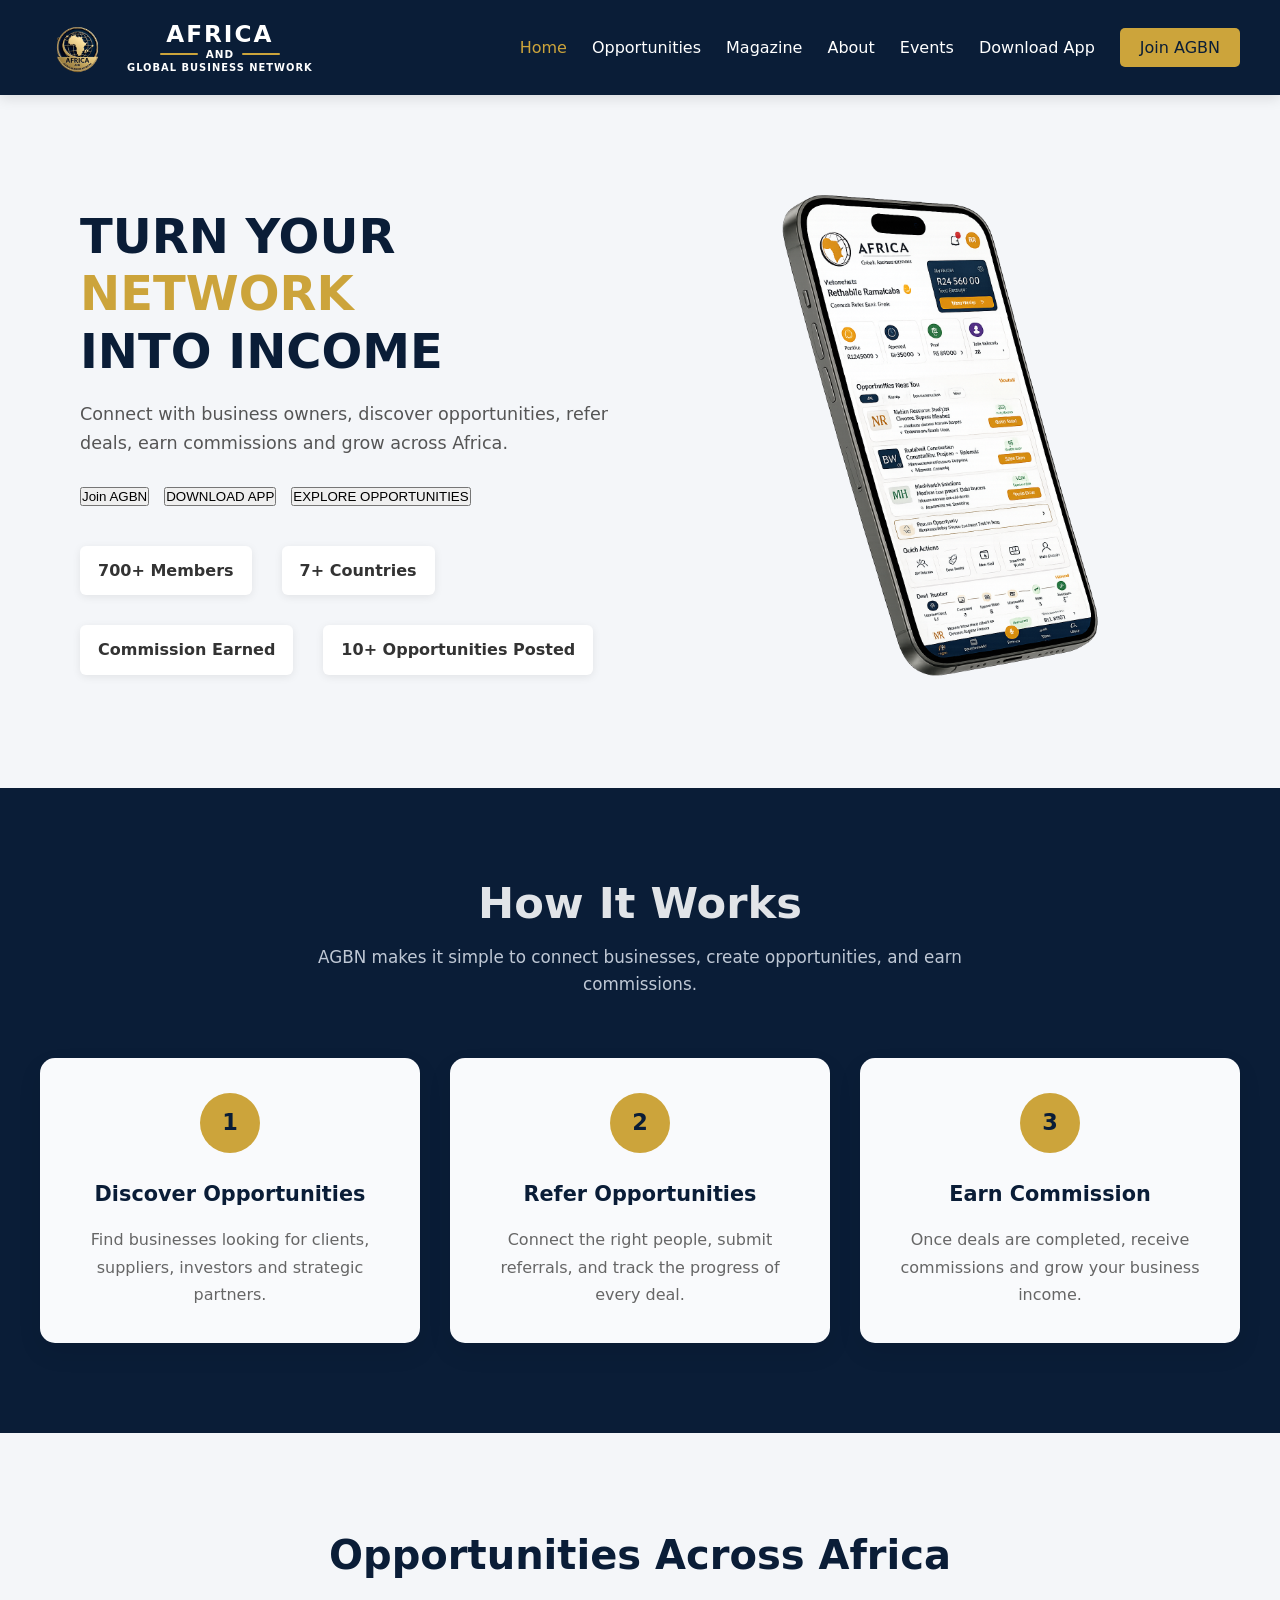
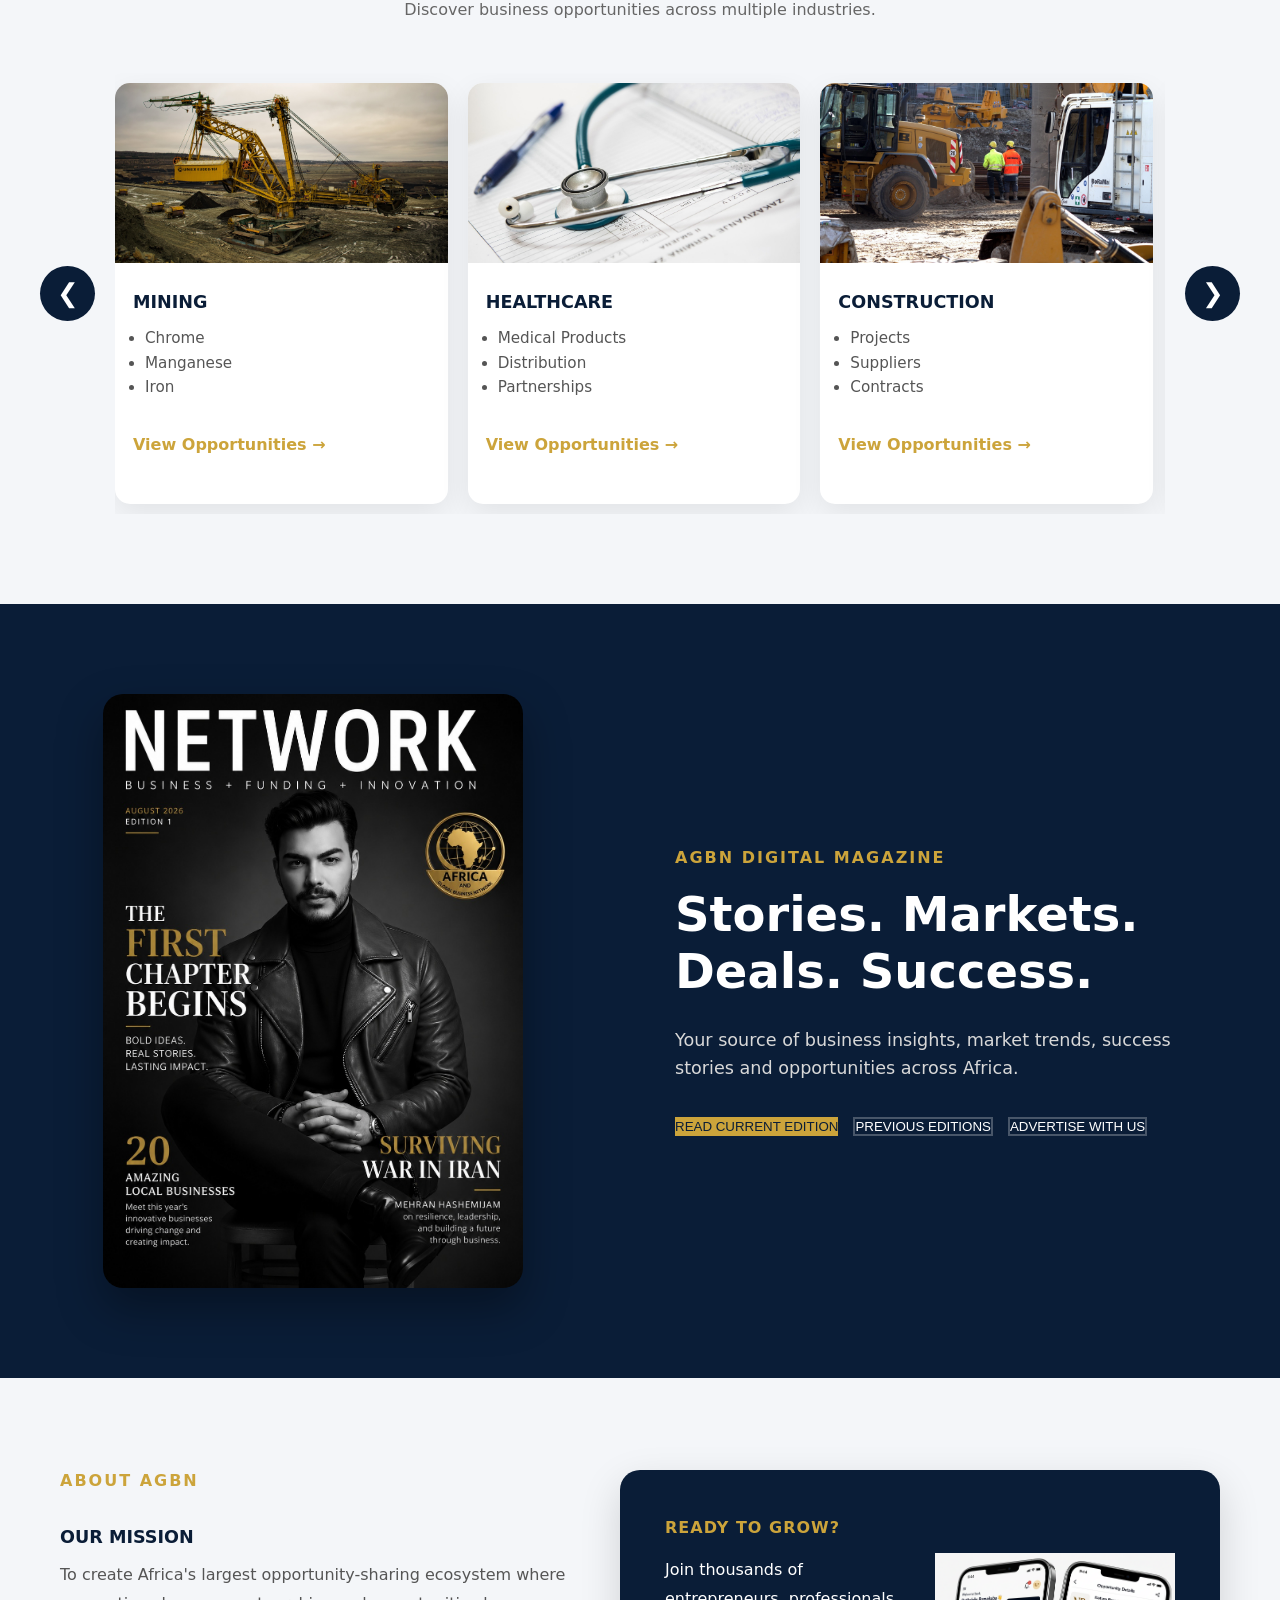
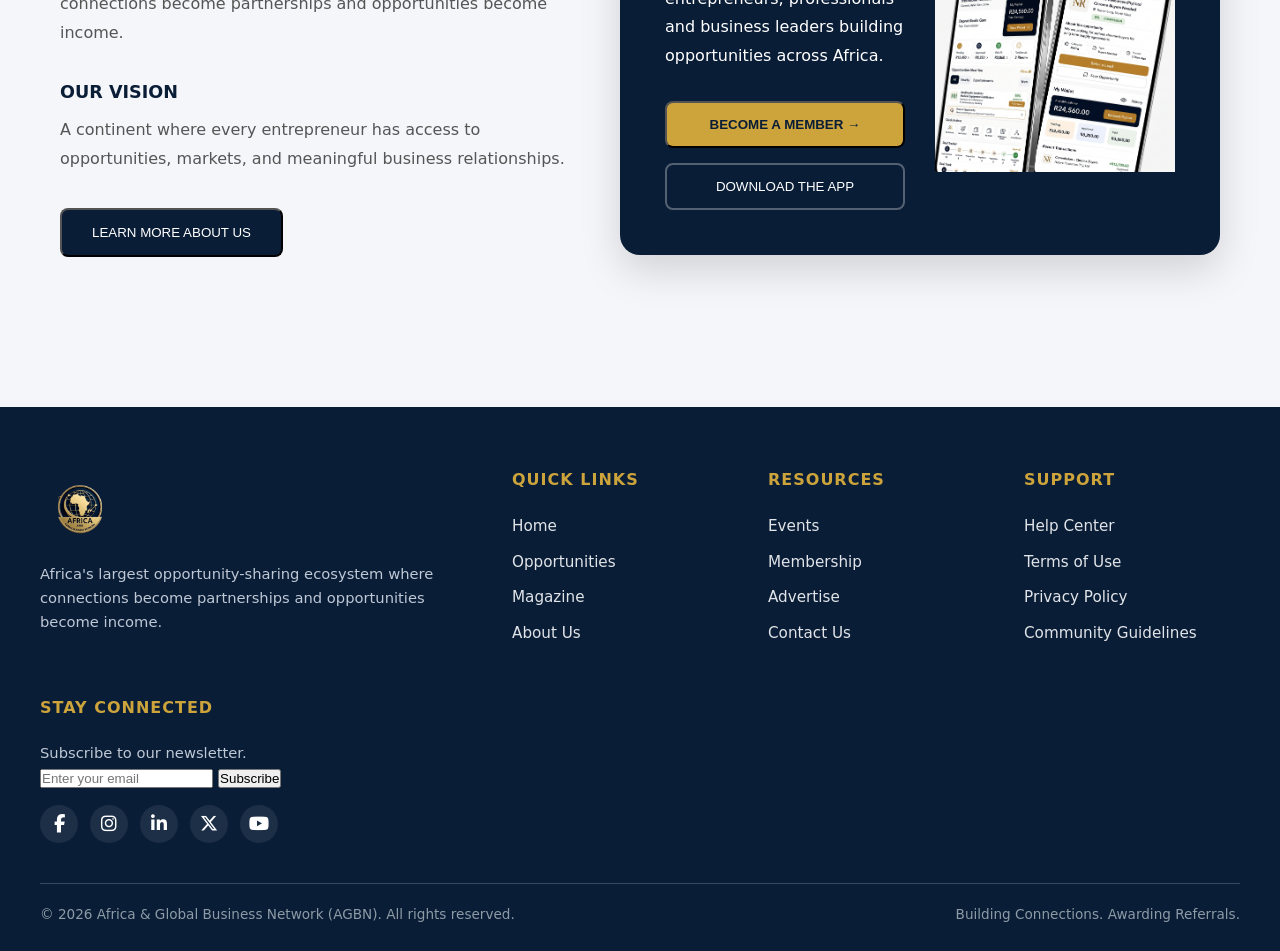
<file: index.html>
<!DOCTYPE html>
<html lang="en">
<head>
    <meta charset="UTF-8">
    <meta name="viewport" content="width=device-width, initial-scale=1.0">
    <title>Africa & Global Business Network | AGBN</title>

     <!-- Browser Tab Logo -->
    <link rel="icon" type="image/png" href="./images/favicon.ico">

    <!-- Apple Devices -->
    <link rel="apple-touch-icon" href="./images/favicon.ico">
    <link rel="stylesheet" href="./css/main.css">

    <link rel="stylesheet" href="https://cdnjs.cloudflare.com/ajax/libs/font-awesome/6.7.2/css/all.min.css">
</head>
<body>

    <!-- NAVBAR -->
    <header class="navbar-header">
        <nav class="nav-container">

            <div class="logo-container">

                <!-- Logo -->
                <img src="./images/logos.png" alt="AGBN Logo" class="nav-logo">

                <!-- Logo Text -->
                <div class="logo-text">

                    <h2>AFRICA</h2>

                    <div class="logo-divider">
                        <span></span>
                        <p>AND</p>
                        <span></span>
                    </div>

                    <h4>GLOBAL BUSINESS NETWORK</h4>

                </div>

            </div>

            <!-- Mobile toggle -->
            <input type="checkbox" id="nav-toggle" class="nav-toggle">

            <label for="nav-toggle" class="hamburger-label">
                <span></span>
                <span></span>
                <span></span>
            </label>

            <ul class="nav-links">
                <li><a href="./index.html" class="active">Home</a></li>
                <li><a href="#">Opportunities</a></li>
                <li><a href="#">Magazine</a></li>
                <li><a href="#">About</a></li>
                <li><a href="#">Events</a></li>
                <li><a href="#">Download App</a></li>
                <li><a href="#" class="btn-join">Join AGBN</a></li>
            </ul>

        </nav>
    </header>

    <!-- HERO SECTION -->
    <main>
        <section class="first-section">

            <!-- Left side text -->
            <div class="text-content">

                <div class="heading">
                    <h2>
                        TURN YOUR <br>
                        <span class="gold-text">NETWORK</span><br>
                        INTO INCOME
                    </h2>

                    <p>
                        Connect with business owners, discover opportunities,
                        refer deals, earn commissions and grow across Africa.
                    </p>
                </div>

                <div class="buttons">
                    <button>Join AGBN</button>
                    <button>DOWNLOAD APP</button>
                    <button>EXPLORE OPPORTUNITIES</button>
                </div>

                <div class="stats">
                    <p>700+ Members</p>
                    <p>7+ Countries</p>
                    <p>Commission Earned</p>
                    <p>10+ Opportunities Posted</p>
                </div>

            </div>

            <!-- Right side image -->
            <div class="image-content">
                <img src="./images/phone.png" alt="AGBN App">
            </div>

        </section>

        <section class="second-section">

            <div class="functionality">

                <div class="heading">
                    <h2>How It Works</h2>
                    <p>
                        AGBN makes it simple to connect businesses, create opportunities,
                        and earn commissions.
                    </p>
                </div>

                <div class="items">

                    <div class="item">
                        <div class="number">1</div>

                        <h4>Discover Opportunities</h4>

                        <p>
                            Find businesses looking for clients, suppliers,
                            investors and strategic partners.
                        </p>
                    </div>

                    <div class="item">
                        <div class="number">2</div>

                        <h4>Refer Opportunities</h4>

                        <p>
                            Connect the right people, submit referrals,
                            and track the progress of every deal.
                        </p>
                    </div>

                    <div class="item">
                        <div class="number">3</div>

                        <h4>Earn Commission</h4>

                        <p>
                            Once deals are completed, receive commissions
                            and grow your business income.
                        </p>
                    </div>

                </div>

            </div>

        </section>
        
        <section class="section-three">

            <div class="section-heading">
                <h2>Opportunities Across Africa</h2>
                <p>Discover business opportunities across multiple industries.</p>
            </div>

            <div class="slider">

                <button class="prev">&#10094;</button>

                <div class="cards" id="cards">

                    <div class="card">
                        <img src="./images/mining.jpg" alt="">
                        <h4>MINING</h4>

                        <ul>
                            <li>Chrome</li>
                            <li>Manganese</li>
                            <li>Iron</li>
                        </ul>

                        <a href="#">View Opportunities →</a>
                    </div>

                    <div class="card">
                        <img src="./images/medical.jpg" alt="">
                        <h4>HEALTHCARE</h4>

                        <ul>
                            <li>Medical Products</li>
                            <li>Distribution</li>
                            <li>Partnerships</li>
                        </ul>

                        <a href="#">View Opportunities →</a>
                    </div>

                    <div class="card">
                        <img src="./images/construction.jpg" alt="">
                        <h4>CONSTRUCTION</h4>

                        <ul>
                            <li>Projects</li>
                            <li>Suppliers</li>
                            <li>Contracts</li>
                        </ul>

                        <a href="#">View Opportunities →</a>
                    </div>

                    <div class="card">
                        <img src="./images/technology.jpg" alt="">
                        <h4>TECHNOLOGY</h4>

                        <ul>
                            <li>Software</li>
                            <li>Services</li>
                            <li>Consulting</li>
                        </ul>

                        <a href="#">View Opportunities →</a>
                    </div>

                    <div class="card">
                        <img src="./images/agriculture.jpg" alt="">
                        <h4>AGRICULTURE</h4>

                        <ul>
                            <li>Export</li>
                            <li>Processing</li>
                            <li>Contribution</li>
                        </ul>

                        <a href="#">View Opportunities →</a>
                    </div>

                    <div class="card">
                        <img src="./images/green_energy.jpg" alt="">
                        <h4>GREEN ENERGY</h4>

                        <ul>
                            <li>Solar</li>
                            <li>Wind</li>
                            <li>Hydrogen</li>
                        </ul>

                        <a href="#">View Opportunities →</a>
                    </div>

                    <div class="card">
                        <img src="./images/logistics.jpg" alt="">
                        <h4>LOGISTICS</h4>
                        <ul>
                            <li>Transport</li>
                            <li>Shipping</li>
                            <li>Product Sourcing</li>
                        </ul>

                        <a href="#">View Opportunities →</a>
                    </div>

                    <div class="card">
                        <img src="./images/finance.jpg" alt="">
                        <h4>FINANCE & INVESTMENT</h4>

                        <ul>
                            <li>Crypto</li>
                            <li>Investment</li>
                            <li>Asset Management</li>
                        </ul>

                        <a href="#">View Opportunities →</a>
                    </div>

                    <div class="card">
                        <img src="./images/prof.jpg" alt="">
                        <h4>PROFESSIONAL SERVICES</h4>

                        <ul>
                            <li>Accounting</li>
                            <li>Legal Services</li>
                            <li>IT Consulting</li>
                        </ul>

                        <a href="#">View Opportunities →</a>
                    </div>

                    <div class="card">
                        <img src="./images/manu.jpg" alt="">
                        <h4>MANUFACTURING & PRODUCTION</h4>

                        <ul>
                            <li>Export</li>
                            <li>Processing</li>
                            <li>Contribution</li>
                        </ul>

                        <a href="#">View Opportunities →</a>
                    </div>

                </div>

                <button class="next">&#10095;</button>

            </div>

        </section>

        <section class="section-four">

            <div class="image-left">
                <img src="./images/Magazine.jpeg" alt="AGBN Magazine">
            </div>

            <div class="sub-section-right">

                <span class="eyebrow">AGBN DIGITAL MAGAZINE</span>

                <h2>
                    Stories. Markets.<br>
                    Deals. Success.
                </h2>

                <p>
                    Your source of business insights, market trends,
                    success stories and opportunities across Africa.
                </p>

                <div class="magazine-buttons">
                    <button class="primary-btn">READ CURRENT EDITION</button>
                    <button class="secondary-btn">PREVIOUS EDITIONS</button>
                    <button class="secondary-btn">ADVERTISE WITH US</button>
                </div>

            </div>

        </section>

        <section class="section-five">

            <div class="section-left">

                <div class="about">

                    <h4>ABOUT AGBN</h4>

                    <h6>OUR MISSION</h6>

                    <p>
                        To create Africa's largest opportunity-sharing ecosystem
                        where connections become partnerships and
                        opportunities become income.
                    </p>

                    <h6>OUR VISION</h6>

                    <p>
                        A continent where every entrepreneur has access to
                        opportunities, markets, and meaningful business
                        relationships.
                    </p>

                    <button class="learn-btn">
                        LEARN MORE ABOUT US
                    </button>

                </div>

            </div>

            <div class="section-right">

                <div class="part-one">

                    <h6>READY TO GROW?</h6>

                    <p>
                        Join thousands of entrepreneurs, professionals
                        and business leaders building opportunities
                        across Africa.
                    </p>

                    <button class="member-btn">
                        BECOME A MEMBER →
                    </button>

                    <button class="download-btn">
                        DOWNLOAD THE APP
                    </button>

                </div>

                <div class="part-two">

                    <img src="./images/mobile_app.png"
                        alt="AGBN App">

                </div>

            </div>

        </section> 
    </main>

        <footer class="footer">

                <div class="footer-container">

                    <!-- Logo -->
                    <div class="footer-block">
                        <img src="./images/logos.png" alt="AGBN Logo" class="footer-logo">

                        <p>
                            Africa's largest opportunity-sharing ecosystem where
                            connections become partnerships and opportunities become income.
                        </p>
                    </div>

                    <!-- Quick Links -->
                    <div class="footer-block">
                        <h5>QUICK LINKS</h5>

                        <ul>
                            <li><a href="#">Home</a></li>
                            <li><a href="#">Opportunities</a></li>
                            <li><a href="#">Magazine</a></li>
                            <li><a href="#">About Us</a></li>
                        </ul>
                    </div>

                    <!-- Resources -->
                    <div class="footer-block">
                        <h5>RESOURCES</h5>

                        <ul>
                            <li><a href="#">Events</a></li>
                            <li><a href="#">Membership</a></li>
                            <li><a href="#">Advertise</a></li>
                            <li><a href="#">Contact Us</a></li>
                        </ul>
                    </div>

                    <!-- Support -->
                    <div class="footer-block">
                        <h5>SUPPORT</h5>

                        <ul>
                            <li><a href="#">Help Center</a></li>
                            <li><a href="#">Terms of Use</a></li>
                            <li><a href="#">Privacy Policy</a></li>
                            <li><a href="#">Community Guidelines</a></li>
                        </ul>
                    </div>

                    <!-- Newsletter -->
                    <div class="footer-block">

                        <h5>STAY CONNECTED</h5>

                        <p>Subscribe to our newsletter.</p>

                        <form class="newsletter">

                            <input
                                type="email"
                                placeholder="Enter your email">

                            <button type="submit">
                                Subscribe
                            </button>

                        </form>

                       <div class="social-icons">

                            <a href="#" aria-label="Facebook">
                                <i class="fab fa-facebook-f"></i>
                            </a>

                            <a href="#" aria-label="Instagram">
                                <i class="fab fa-instagram"></i>
                            </a>

                            <a href="#" aria-label="LinkedIn">
                                <i class="fab fa-linkedin-in"></i>
                            </a>

                            <a href="#" aria-label="X">
                                <i class="fab fa-x-twitter"></i>
                            </a>

                            <a href="#" aria-label="YouTube">
                                <i class="fab fa-youtube"></i>
                            </a>

                        </div>

                    </div>

                </div>

                <hr>

                <div class="footer-bottom">

                    <p>
                        © 2026 Africa & Global Business Network (AGBN). All rights reserved.
                    </p>

                    <p>
                        Building Connections. Awarding Referrals.
                    </p>

                </div>

            </footer>

    <script src="./js/script.js"></script>
</body>
</html>
</file>
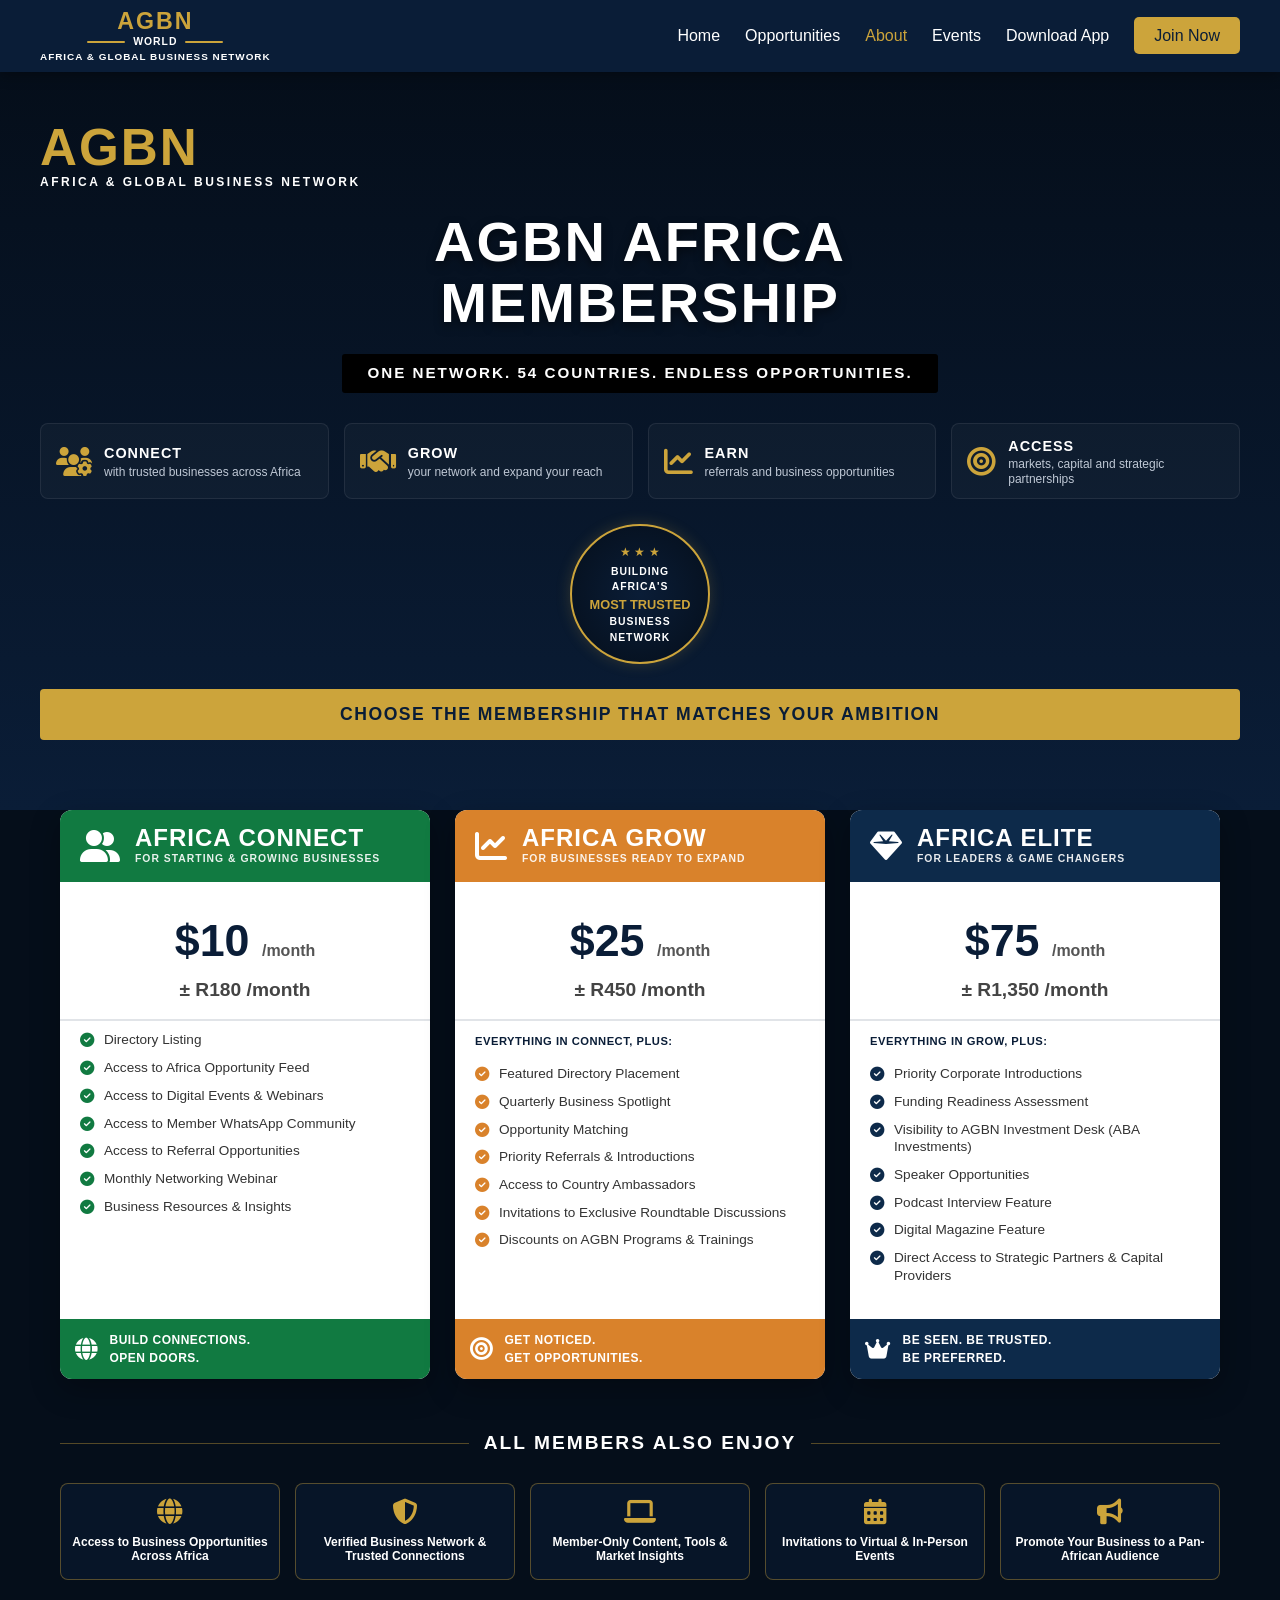
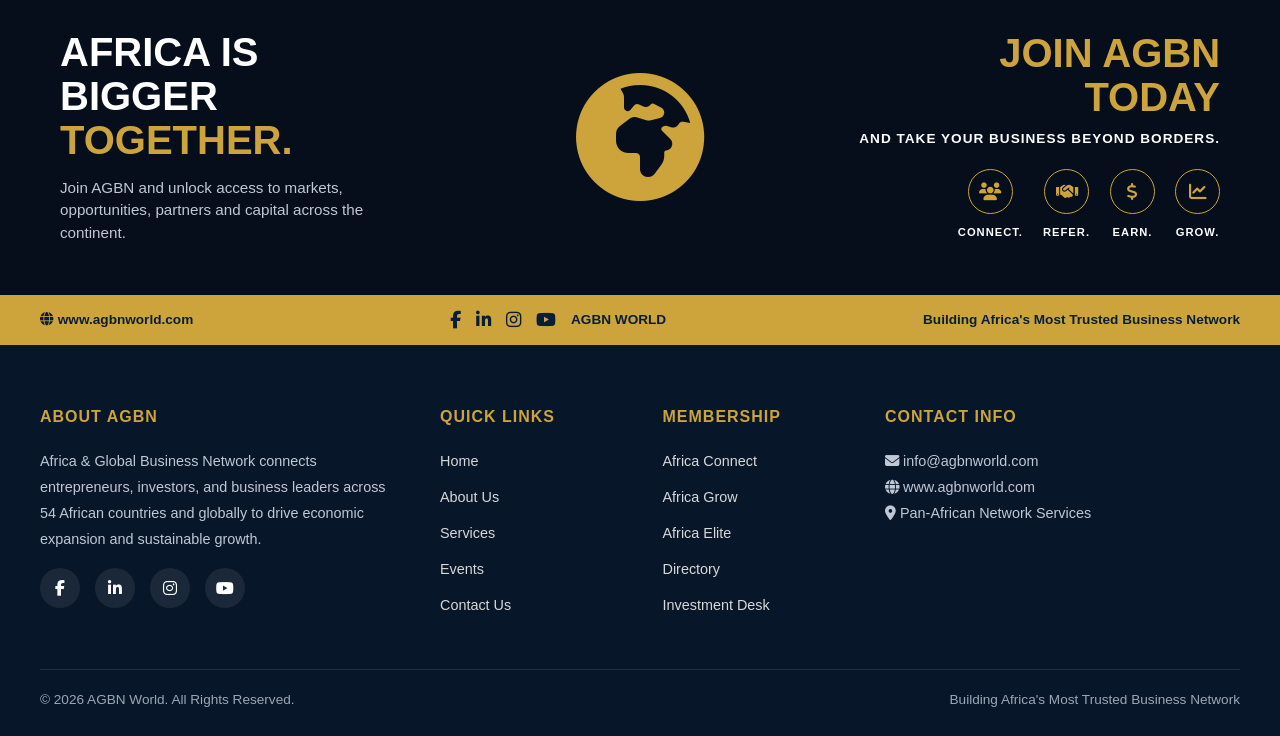
<file: about.html>
<!DOCTYPE html>
<html lang="en">
<head>
    <meta charset="UTF-8">
    <meta name="viewport" content="width=device-width, initial-scale=1.0">
    <title>About Us - AGBN Africa Membership</title>
    <!-- Font Awesome for Icons -->
    <link rel="stylesheet" href="https://cdnjs.cloudflare.com/ajax/libs/font-awesome/6.4.0/css/all.min.css">
    <style>
        /* ================================ GLOBAL RESET ================================ */
        * { margin: 0; padding: 0; box-sizing: border-box; }
        body { font-family: 'Segoe UI', Tahoma, Geneva, Verdana, sans-serif; background-color: #050e1a; color: #ffffff; line-height: 1.5; }

        /* ================================ NAVBAR ================================ */
        .navbar-header { background-color: #0a1d37; padding: 10px 40px; position: sticky; top: 0; z-index: 1000; box-shadow: 0 4px 12px rgba(0, 0, 0, 0.3); }
        .nav-container { max-width: 1200px; margin: auto; display: flex; justify-content: space-between; align-items: center; }
        
        .logo-container { display: flex; align-items: center; gap: 12px; }
        .nav-logo { width: 65px; height: auto; }
        .logo-text { display: flex; flex-direction: column; align-items: center; justify-content: center; color: #fff; text-align: center; line-height: 1; }
        .logo-text h2 { margin: 0; font-size: 1.45rem; font-weight: 800; letter-spacing: 2px; text-transform: uppercase; color: #cca43b; }
        .logo-divider { display: flex; align-items: center; justify-content: center; gap: 8px; margin: 4px 0; width: 100%; }
        .logo-divider span { width: 38px; height: 2px; background: #cca43b; border-radius: 2px; }
        .logo-divider p { margin: 0; font-size: 0.65rem; font-weight: 700; color: #fff; letter-spacing: 1px; }
        .logo-text h4 { margin: 0; font-size: 0.62rem; font-weight: 700; letter-spacing: 1px; text-transform: uppercase; white-space: nowrap; }

        .nav-links { list-style: none; display: flex; align-items: center; gap: 25px; }
        .nav-links a { text-decoration: none; color: white; font-size: 1rem; font-weight: 500; transition: 0.3s; }
        .nav-links a:hover, .nav-links a.active { color: #cca43b; }
        
        .btn-join { background: #cca43b; color: #0a1d37 !important; padding: 10px 20px; border-radius: 5px; font-weight: 600; text-decoration: none; transition: 0.3s; }
        .btn-join:hover { background: #e5b945; }

        .nav-toggle { display: none; }
        .hamburger-label { display: none; cursor: pointer; flex-direction: column; gap: 6px; }
        .hamburger-label span { width: 28px; height: 3px; background: white; border-radius: 2px; transition: 0.3s; }

        /* ================================ MAIN HERO SECTION ================================ */
        .hero-section {
            background: linear-gradient(180deg, #050e1a 0%, #0a1d37 100%);
            padding: 50px 20px 30px;
            text-align: center;
            position: relative;
            overflow: hidden;
        }

        .hero-container {
            max-width: 1200px;
            margin: 0 auto;
            position: relative;
        }

        .header-brand {
            display: flex;
            align-items: center;
            justify-content: space-between;
            margin-bottom: 20px;
        }

        .brand-logo-large {
            text-align: left;
        }

        .brand-logo-large h1 {
            font-size: 3.2rem;
            font-weight: 900;
            color: #cca43b;
            letter-spacing: 2px;
            line-height: 1;
        }

        .brand-logo-large p {
            color: #ffffff;
            font-size: 0.75rem;
            font-weight: 700;
            letter-spacing: 2.5px;
            text-transform: uppercase;
        }

        .africa-map-graphic {
            position: absolute;
            right: 0;
            top: -20px;
            width: 380px;
            opacity: 0.85;
            pointer-events: none;
        }

        .hero-title {
            font-size: 3.5rem;
            font-weight: 900;
            color: #ffffff;
            text-transform: uppercase;
            letter-spacing: 2px;
            line-height: 1.1;
            margin-top: 10px;
            text-shadow: 0 4px 10px rgba(0,0,0,0.5);
        }

        .hero-subtitle-bar {
            background: #000000;
            color: #ffffff;
            display: inline-block;
            padding: 8px 25px;
            font-size: 0.95rem;
            font-weight: 800;
            letter-spacing: 2px;
            margin: 20px 0 30px;
            text-transform: uppercase;
            border-radius: 3px;
        }

        /* 4 Value Pillars */
        .pillars-grid {
            display: grid;
            grid-template-columns: repeat(4, 1fr);
            gap: 15px;
            margin-bottom: 25px;
            text-align: left;
        }

        .pillar-card {
            display: flex;
            align-items: center;
            gap: 12px;
            background: rgba(255, 255, 255, 0.03);
            border: 1px solid rgba(255, 255, 255, 0.08);
            padding: 12px 15px;
            border-radius: 8px;
        }

        .pillar-icon {
            font-size: 1.8rem;
            color: #cca43b;
            flex-shrink: 0;
        }

        .pillar-text h4 {
            font-size: 0.9rem;
            font-weight: 800;
            color: #ffffff;
            letter-spacing: 1px;
        }

        .pillar-text p {
            font-size: 0.75rem;
            color: #bfc8d5;
            line-height: 1.2;
        }

        .trusted-badge {
            border: 2px solid #cca43b;
            border-radius: 50%;
            width: 140px;
            height: 140px;
            margin: 0 auto;
            display: flex;
            flex-direction: column;
            justify-content: center;
            align-items: center;
            text-align: center;
            padding: 10px;
            background: radial-gradient(circle, #0a1d37 0%, #050e1a 100%);
            box-shadow: 0 0 15px rgba(204, 164, 59, 0.2);
        }

        .trusted-badge .stars {
            color: #cca43b;
            font-size: 0.75rem;
            margin-bottom: 3px;
        }

        .trusted-badge span {
            font-size: 0.65rem;
            font-weight: 700;
            letter-spacing: 1px;
            color: #ffffff;
            text-transform: uppercase;
        }

        .trusted-badge strong {
            font-size: 0.8rem;
            color: #cca43b;
            text-transform: uppercase;
        }

        /* Banner Tagline */
        .action-banner {
            background: #cca43b;
            color: #0a1d37;
            font-size: 1.1rem;
            font-weight: 800;
            letter-spacing: 1.5px;
            padding: 12px;
            text-transform: uppercase;
            margin: 25px 0 40px;
            border-radius: 4px;
        }

        /* ================================ PRICING TIERS ================================ */
        .pricing-section {
            max-width: 1200px;
            margin: 0 auto 50px;
            padding: 0 20px;
        }

        .pricing-grid {
            display: grid;
            grid-template-columns: repeat(3, 1fr);
            gap: 25px;
        }

        .price-card {
            background: #ffffff;
            color: #222222;
            border-radius: 12px;
            overflow: hidden;
            display: flex;
            flex-direction: column;
            box-shadow: 0 10px 30px rgba(0,0,0,0.3);
            position: relative;
        }

        /* Tier Header Colors */
        .tier-connect .tier-header { background: #117a41; }
        .tier-grow .tier-header { background: #d9822b; }
        .tier-elite .tier-header { background: #0d2a4a; }

        .tier-header {
            padding: 15px 20px;
            color: #ffffff;
            display: flex;
            align-items: center;
            gap: 15px;
        }

        .tier-header i { font-size: 2rem; }

        .tier-title h3 {
            font-size: 1.5rem;
            font-weight: 800;
            letter-spacing: 1px;
            line-height: 1.1;
        }

        .tier-title p {
            font-size: 0.65rem;
            font-weight: 700;
            letter-spacing: 1px;
            opacity: 0.9;
        }

        /* Pricing Box */
        .price-body {
            padding: 25px 20px 15px;
            text-align: center;
            border-bottom: 2px solid #e1e4e8;
        }

        .amount-usd {
            font-size: 2.8rem;
            font-weight: 900;
            color: #0a1d37;
        }

        .amount-usd span { font-size: 1rem; font-weight: 600; color: #555; }

        .amount-zar {
            font-size: 1.2rem;
            font-weight: 700;
            color: #444;
            margin-top: 2px;
        }

        /* Features List */
        .tier-subtitle {
            font-size: 0.7rem;
            font-weight: 800;
            color: #0a1d37;
            text-transform: uppercase;
            padding: 12px 20px 5px;
            letter-spacing: 0.5px;
        }

        .features-list {
            list-style: none;
            padding: 10px 20px 25px;
            flex-grow: 1;
        }

        .features-list li {
            font-size: 0.85rem;
            color: #333;
            margin-bottom: 10px;
            display: flex;
            align-items: flex-start;
            gap: 10px;
            line-height: 1.3;
            text-align: left;
        }

        .features-list li i {
            margin-top: 2px;
            font-size: 0.9rem;
            flex-shrink: 0;
        }

        .tier-connect .features-list i { color: #117a41; }
        .tier-grow .features-list i { color: #d9822b; }
        .tier-elite .features-list i { color: #0d2a4a; }

        /* Card Footer Banner */
        .tier-footer-banner {
            padding: 12px 15px;
            color: #ffffff;
            display: flex;
            align-items: center;
            gap: 12px;
            font-size: 0.75rem;
            font-weight: 800;
            letter-spacing: 0.5px;
        }

        .tier-connect .tier-footer-banner { background: #117a41; }
        .tier-grow .tier-footer-banner { background: #d9822b; }
        .tier-elite .tier-footer-banner { background: #0d2a4a; }

        .tier-footer-banner i { font-size: 1.4rem; }

        /* ================================ ALL MEMBERS ENJOY ================================ */
        .all-members-section {
            max-width: 1200px;
            margin: 0 auto 50px;
            padding: 0 20px;
        }

        .section-title-divider {
            display: flex;
            align-items: center;
            justify-content: center;
            gap: 15px;
            margin-bottom: 25px;
        }

        .section-title-divider span {
            height: 1px;
            background: rgba(204, 164, 59, 0.4);
            flex-grow: 1;
        }

        .section-title-divider h3 {
            color: #ffffff;
            font-size: 1.2rem;
            font-weight: 800;
            letter-spacing: 2px;
        }

        .perks-grid {
            display: grid;
            grid-template-columns: repeat(5, 1fr);
            gap: 15px;
        }

        .perk-box {
            border: 1px solid rgba(204, 164, 59, 0.4);
            border-radius: 8px;
            padding: 15px 10px;
            text-align: center;
            background: rgba(10, 29, 55, 0.5);
            display: flex;
            flex-direction: column;
            align-items: center;
            gap: 10px;
        }

        .perk-box i {
            font-size: 1.6rem;
            color: #cca43b;
        }

        .perk-box p {
            font-size: 0.75rem;
            font-weight: 600;
            color: #ffffff;
            line-height: 1.2;
        }

        /* ================================ BOTTOM CTA & FOOTER BANNER ================================ */
        .cta-section {
            max-width: 1200px;
            margin: 0 auto 50px;
            padding: 0 20px;
            display: flex;
            align-items: center;
            justify-content: space-between;
            gap: 30px;
        }

        .cta-left {
            flex: 1;
        }

        .cta-left h2 {
            font-size: 2.5rem;
            font-weight: 900;
            color: #ffffff;
            line-height: 1.1;
        }

        .cta-left h2 span { color: #cca43b; }

        .cta-left p {
            margin-top: 15px;
            color: #bfc8d5;
            font-size: 0.95rem;
            max-width: 400px;
        }

        .cta-center-map {
            flex: 1;
            text-align: center;
        }

        .cta-center-map img {
            max-width: 280px;
            width: 100%;
            filter: drop-shadow(0 0 10px rgba(204, 164, 59, 0.3));
        }

        .cta-right {
            flex: 1;
            text-align: right;
        }

        .cta-right h2 {
            font-size: 2.5rem;
            font-weight: 900;
            color: #cca43b;
            line-height: 1.1;
        }

        .cta-right p {
            font-size: 0.85rem;
            color: #ffffff;
            font-weight: 700;
            letter-spacing: 1px;
            margin: 10px 0 20px;
        }

        .bottom-steps {
            display: flex;
            justify-content: flex-end;
            gap: 20px;
        }

        .step-item {
            text-align: center;
        }

        .step-icon {
            width: 45px;
            height: 45px;
            border-radius: 50%;
            border: 1px solid #cca43b;
            display: flex;
            align-items: center;
            justify-content: center;
            color: #cca43b;
            font-size: 1.1rem;
            margin: 0 auto 5px;
        }

        .step-item span {
            font-size: 0.7rem;
            font-weight: 800;
            letter-spacing: 1px;
            color: #ffffff;
        }

        /* Yellow Sub-footer Strip */
        .yellow-footer-strip {
            background: #cca43b;
            color: #0a1d37;
            padding: 12px 40px;
            display: flex;
            justify-content: space-between;
            align-items: center;
            font-weight: 700;
            font-size: 0.85rem;
        }

        .strip-left a {
            color: #0a1d37;
            text-decoration: none;
            font-weight: 800;
        }

        .strip-center {
            display: flex;
            align-items: center;
            gap: 15px;
        }

        .strip-center a {
            color: #0a1d37;
            text-decoration: none;
            font-size: 1.1rem;
        }

        /* ================================ FOOTER ================================ */
        .footer { background: #081629; color: white; padding: 60px 20px 25px; }
        .footer-container { max-width: 1200px; margin: auto; display: grid; grid-template-columns: 2fr 1fr 1fr 2fr; gap: 45px; }
        .footer-block h5 { color: #cca43b; margin-bottom: 20px; letter-spacing: 1px; font-size: 1rem; }
        .footer-logo { width: 130px; margin-bottom: 20px; }
        .footer-block p { color: #bfc8d5; line-height: 1.8; font-size: 0.9rem; }
        .footer-block ul { list-style: none; }
        .footer-block ul li { margin-bottom: 12px; }
        .footer-block ul li a { color: #d8d8d8; text-decoration: none; transition: 0.3s; font-size: 0.9rem; }
        .footer-block ul li a:hover { color: #cca43b; }
        
        .social-icons { margin-top: 15px; display: flex; gap: 15px; flex-wrap: wrap; }
        .social-icons a { width: 40px; height: 40px; display: flex; justify-content: center; align-items: center; border-radius: 50%; text-decoration: none; background: rgba(255, 255, 255, 0.08); color: white; font-size: 16px; transition: all 0.3s ease; }
        .social-icons a:hover { background: #cca43b; color: #0a1d37; transform: translateY(-3px); }
        
        .footer hr { border: none; height: 1px; background: rgba(255, 255, 255, 0.1); margin: 40px auto 20px; max-width: 1200px; }
        .footer-bottom { max-width: 1200px; margin: auto; display: flex; justify-content: space-between; align-items: center; flex-wrap: wrap; gap: 15px; color: #9aa7b8; font-size: 0.85rem; }

        /* ================================ RESPONSIVE MEDIA QUERIES ================================ */
        @media screen and (max-width: 992px) {
            .pricing-grid { grid-template-columns: 1fr; }
            .pillars-grid { grid-template-columns: repeat(2, 1fr); }
            .perks-grid { grid-template-columns: repeat(3, 1fr); }
            .cta-section { flex-direction: column; text-align: center; }
            .cta-left p { margin: 15px auto; }
            .cta-right { text-align: center; }
            .bottom-steps { justify-content: center; }
            .footer-container { grid-template-columns: repeat(2, 1fr); }
            
            .hamburger-label { display: flex; }
            .nav-links {
                position: absolute; top: 100%; left: 0; width: 100%; background: #0a1d37;
                flex-direction: column; gap: 0; max-height: 0; overflow: hidden; transition: max-height 0.4s ease-in-out;
            }
            .nav-links li { width: 100%; text-align: center; }
            .nav-links a { display: block; padding: 18px 0; border-bottom: 1px solid rgba(255, 255, 255, 0.08); }
            .nav-toggle:checked ~ .nav-links { max-height: 600px; }
        }

        @media screen and (max-width: 600px) {
            .pillars-grid { grid-template-columns: 1fr; }
            .perks-grid { grid-template-columns: 1fr; }
            .hero-title { font-size: 2.2rem; }
            .yellow-footer-strip { flex-direction: column; gap: 10px; text-align: center; }
            .footer-container { grid-template-columns: 1fr; text-align: center; }
            .social-icons { justify-content: center; }
            .footer-bottom { flex-direction: column; text-align: center; }
        }
    </style>
</head>
<body>

    <!-- NAVBAR (Retained unchanged as requested) -->
    <header class="navbar-header">
        <div class="nav-container">
            <input type="checkbox" id="nav-toggle" class="nav-toggle">
            
            <div class="logo-container">
                <div class="logo-text">
                    <h2>AGBN</h2>
                    <div class="logo-divider">
                        <span></span>
                        <p>WORLD</p>
                        <span></span>
                    </div>
                    <h4>Africa & Global Business Network</h4>
                </div>
            </div>

            <label for="nav-toggle" class="hamburger-label">
                <span></span>
                <span></span>
                <span></span>
            </label>

            <ul class="nav-links">
                <li><a href="index.html">Home</a></li>
                <li><a href="./opportunities.html">Opportunities</a></li>
                <li><a href="about.html" class="active">About</a></li>
                <li><a href="events.html">Events</a></li>
                <li><a href="./download.html">Download App</a></li>
                <li><a href="https://forms.gle/jRorKfWYr3iCk9Wu8" class="btn-join">Join Now</a></li>
            </ul>
        </div>
    </header>

    <!-- HERO SECTION -->
    <section class="hero-section">
        <div class="hero-container">
            <div class="header-brand">
                <div class="brand-logo-large">
                    <h1>AGBN</h1>
                    <p>AFRICA & GLOBAL BUSINESS NETWORK</p>
                </div>
            </div>

            <h2 class="hero-title">AGBN Africa<br>Membership</h2>
            <div class="hero-subtitle-bar">ONE NETWORK. 54 COUNTRIES. ENDLESS OPPORTUNITIES.</div>

            <!-- 4 Pillars -->
            <div class="pillars-grid">
                <div class="pillar-card">
                    <i class="fa-solid fa-users-gear pillar-icon"></i>
                    <div class="pillar-text">
                        <h4>CONNECT</h4>
                        <p>with trusted businesses across Africa</p>
                    </div>
                </div>

                <div class="pillar-card">
                    <i class="fa-solid fa-handshake pillar-icon"></i>
                    <div class="pillar-text">
                        <h4>GROW</h4>
                        <p>your network and expand your reach</p>
                    </div>
                </div>

                <div class="pillar-card">
                    <i class="fa-solid fa-chart-line pillar-icon"></i>
                    <div class="pillar-text">
                        <h4>EARN</h4>
                        <p>referrals and business opportunities</p>
                    </div>
                </div>

                <div class="pillar-card">
                    <i class="fa-solid fa-bullseye pillar-icon"></i>
                    <div class="pillar-text">
                        <h4>ACCESS</h4>
                        <p>markets, capital and strategic partnerships</p>
                    </div>
                </div>
            </div>

            <!-- Trusted Badge -->
            <div class="trusted-badge">
                <div class="stars">★ ★ ★</div>
                <span>BUILDING AFRICA'S</span>
                <strong>MOST TRUSTED</strong>
                <span>BUSINESS NETWORK</span>
            </div>

            <div class="action-banner">
                CHOOSE THE MEMBERSHIP THAT MATCHES YOUR AMBITION
            </div>
        </div>
    </section>

    <!-- PRICING SECTION -->
    <section class="pricing-section">
        <div class="pricing-grid">
            
            <!-- Tier 1: Africa Connect -->
            <div class="price-card tier-connect">
                <div class="tier-header">
                    <i class="fa-solid fa-user-group"></i>
                    <div class="tier-title">
                        <h3>AFRICA CONNECT</h3>
                        <p>FOR STARTING & GROWING BUSINESSES</p>
                    </div>
                </div>

                <div class="price-body">
                    <div class="amount-usd">$10 <span>/month</span></div>
                    <div class="amount-zar">± R180 <span>/month</span></div>
                </div>

                <ul class="features-list">
                    <li><i class="fa-solid fa-circle-check"></i> Directory Listing</li>
                    <li><i class="fa-solid fa-circle-check"></i> Access to Africa Opportunity Feed</li>
                    <li><i class="fa-solid fa-circle-check"></i> Access to Digital Events & Webinars</li>
                    <li><i class="fa-solid fa-circle-check"></i> Access to Member WhatsApp Community</li>
                    <li><i class="fa-solid fa-circle-check"></i> Access to Referral Opportunities</li>
                    <li><i class="fa-solid fa-circle-check"></i> Monthly Networking Webinar</li>
                    <li><i class="fa-solid fa-circle-check"></i> Business Resources & Insights</li>
                </ul>

                <div class="tier-footer-banner">
                    <i class="fa-solid fa-globe"></i>
                    <span>BUILD CONNECTIONS.<br>OPEN DOORS.</span>
                </div>
            </div>

            <!-- Tier 2: Africa Grow -->
            <div class="price-card tier-grow">
                <div class="tier-header">
                    <i class="fa-solid fa-chart-line"></i>
                    <div class="tier-title">
                        <h3>AFRICA GROW</h3>
                        <p>FOR BUSINESSES READY TO EXPAND</p>
                    </div>
                </div>

                <div class="price-body">
                    <div class="amount-usd">$25 <span>/month</span></div>
                    <div class="amount-zar">± R450 <span>/month</span></div>
                </div>

                <div class="tier-subtitle">EVERYTHING IN CONNECT, PLUS:</div>

                <ul class="features-list">
                    <li><i class="fa-solid fa-circle-check"></i> Featured Directory Placement</li>
                    <li><i class="fa-solid fa-circle-check"></i> Quarterly Business Spotlight</li>
                    <li><i class="fa-solid fa-circle-check"></i> Opportunity Matching</li>
                    <li><i class="fa-solid fa-circle-check"></i> Priority Referrals & Introductions</li>
                    <li><i class="fa-solid fa-circle-check"></i> Access to Country Ambassadors</li>
                    <li><i class="fa-solid fa-circle-check"></i> Invitations to Exclusive Roundtable Discussions</li>
                    <li><i class="fa-solid fa-circle-check"></i> Discounts on AGBN Programs & Trainings</li>
                </ul>

                <div class="tier-footer-banner">
                    <i class="fa-solid fa-bullseye"></i>
                    <span>GET NOTICED.<br>GET OPPORTUNITIES.</span>
                </div>
            </div>

            <!-- Tier 3: Africa Elite -->
            <div class="price-card tier-elite">
                <div class="tier-header">
                    <i class="fa-solid fa-gem"></i>
                    <div class="tier-title">
                        <h3>AFRICA ELITE</h3>
                        <p>FOR LEADERS & GAME CHANGERS</p>
                    </div>
                </div>

                <div class="price-body">
                    <div class="amount-usd">$75 <span>/month</span></div>
                    <div class="amount-zar">± R1,350 <span>/month</span></div>
                </div>

                <div class="tier-subtitle">EVERYTHING IN GROW, PLUS:</div>

                <ul class="features-list">
                    <li><i class="fa-solid fa-circle-check"></i> Priority Corporate Introductions</li>
                    <li><i class="fa-solid fa-circle-check"></i> Funding Readiness Assessment</li>
                    <li><i class="fa-solid fa-circle-check"></i> Visibility to AGBN Investment Desk (ABA Investments)</li>
                    <li><i class="fa-solid fa-circle-check"></i> Speaker Opportunities</li>
                    <li><i class="fa-solid fa-circle-check"></i> Podcast Interview Feature</li>
                    <li><i class="fa-solid fa-circle-check"></i> Digital Magazine Feature</li>
                    <li><i class="fa-solid fa-circle-check"></i> Direct Access to Strategic Partners & Capital Providers</li>
                </ul>

                <div class="tier-footer-banner">
                    <i class="fa-solid fa-crown"></i>
                    <span>BE SEEN. BE TRUSTED.<br>BE PREFERRED.</span>
                </div>
            </div>

        </div>
    </section>

    <!-- ALL MEMBERS ALSO ENJOY -->
    <section class="all-members-section">
        <div class="section-title-divider">
            <span></span>
            <h3>ALL MEMBERS ALSO ENJOY</h3>
            <span></span>
        </div>

        <div class="perks-grid">
            <div class="perk-box">
                <i class="fa-solid fa-globe"></i>
                <p>Access to Business Opportunities Across Africa</p>
            </div>
            <div class="perk-box">
                <i class="fa-solid fa-shield-halved"></i>
                <p>Verified Business Network & Trusted Connections</p>
            </div>
            <div class="perk-box">
                <i class="fa-solid fa-laptop"></i>
                <p>Member-Only Content, Tools & Market Insights</p>
            </div>
            <div class="perk-box">
                <i class="fa-solid fa-calendar-days"></i>
                <p>Invitations to Virtual & In-Person Events</p>
            </div>
            <div class="perk-box">
                <i class="fa-solid fa-bullhorn"></i>
                <p>Promote Your Business to a Pan-African Audience</p>
            </div>
        </div>
    </section>

    <!-- BOTTOM CTA -->
    <section class="cta-section">
        <div class="cta-left">
            <h2>AFRICA IS BIGGER<br><span>TOGETHER.</span></h2>
            <p>Join AGBN and unlock access to markets, opportunities, partners and capital across the continent.</p>
        </div>

        <div class="cta-center-map">
            <i class="fa-solid fa-earth-africa" style="font-size: 8rem; color: #cca43b;"></i>
        </div>

        <div class="cta-right">
            <h2>JOIN AGBN TODAY</h2>
            <p>AND TAKE YOUR BUSINESS BEYOND BORDERS.</p>

            <div class="bottom-steps">
                <div class="step-item">
                    <div class="step-icon"><i class="fa-solid fa-users"></i></div>
                    <span>CONNECT.</span>
                </div>
                <div class="step-item">
                    <div class="step-icon"><i class="fa-solid fa-handshake"></i></div>
                    <span>REFER.</span>
                </div>
                <div class="step-item">
                    <div class="step-icon"><i class="fa-solid fa-dollar-sign"></i></div>
                    <span>EARN.</span>
                </div>
                <div class="step-item">
                    <div class="step-icon"><i class="fa-solid fa-chart-line"></i></div>
                    <span>GROW.</span>
                </div>
            </div>
        </div>
    </section>

    <!-- STRIP FOOTER -->
    <div class="yellow-footer-strip">
        <div class="strip-left">
            <a href="https://www.agbnworld.com" target="_blank"><i class="fa-solid fa-globe"></i> www.agbnworld.com</a>
        </div>
        <div class="strip-center">
            <a href="#"><i class="fa-brands fa-facebook-f"></i></a>
            <a href="#"><i class="fa-brands fa-linkedin-in"></i></a>
            <a href="#"><i class="fa-brands fa-instagram"></i></a>
            <a href="#"><i class="fa-brands fa-youtube"></i></a>
            <span>AGBN WORLD</span>
        </div>
        <div class="strip-right">
            Building Africa's Most Trusted Business Network
        </div>
    </div>

    <!-- FOOTER (Retained unchanged as requested) -->
    <footer class="footer">
        <div class="footer-container">
            <div class="footer-block">
                <h5>ABOUT AGBN</h5>
                <p>Africa & Global Business Network connects entrepreneurs, investors, and business leaders across 54 African countries and globally to drive economic expansion and sustainable growth.</p>
                <div class="social-icons">
                    <a href="#"><i class="fa-brands fa-facebook-f"></i></a>
                    <a href="#"><i class="fa-brands fa-linkedin-in"></i></a>
                    <a href="#"><i class="fa-brands fa-instagram"></i></a>
                    <a href="#"><i class="fa-brands fa-youtube"></i></a>
                </div>
            </div>

            <div class="footer-block">
                <h5>QUICK LINKS</h5>
                <ul>
                    <li><a href="index.html">Home</a></li>
                    <li><a href="about.html">About Us</a></li>
                    <li><a href="services.html">Services</a></li>
                    <li><a href="events.html">Events</a></li>
                    <li><a href="contact.html">Contact Us</a></li>
                </ul>
            </div>

            <div class="footer-block">
                <h5>MEMBERSHIP</h5>
                <ul>
                    <li><a href="#">Africa Connect</a></li>
                    <li><a href="#">Africa Grow</a></li>
                    <li><a href="#">Africa Elite</a></li>
                    <li><a href="#">Directory</a></li>
                    <li><a href="#">Investment Desk</a></li>
                </ul>
            </div>

            <div class="footer-block">
                <h5>CONTACT INFO</h5>
                <p><i class="fa-solid fa-envelope"></i> info@agbnworld.com</p>
                <p><i class="fa-solid fa-globe"></i> www.agbnworld.com </p>
                <p><i class="fa-solid fa-location-dot"></i> Pan-African Network Services</p>
            </div>
        </div>

        <hr>

        <div class="footer-bottom">
            <p>&copy; 2026 AGBN World. All Rights Reserved.</p>
            <p>Building Africa's Most Trusted Business Network</p>
        </div>
    </footer>

</body>
</html>
</file>
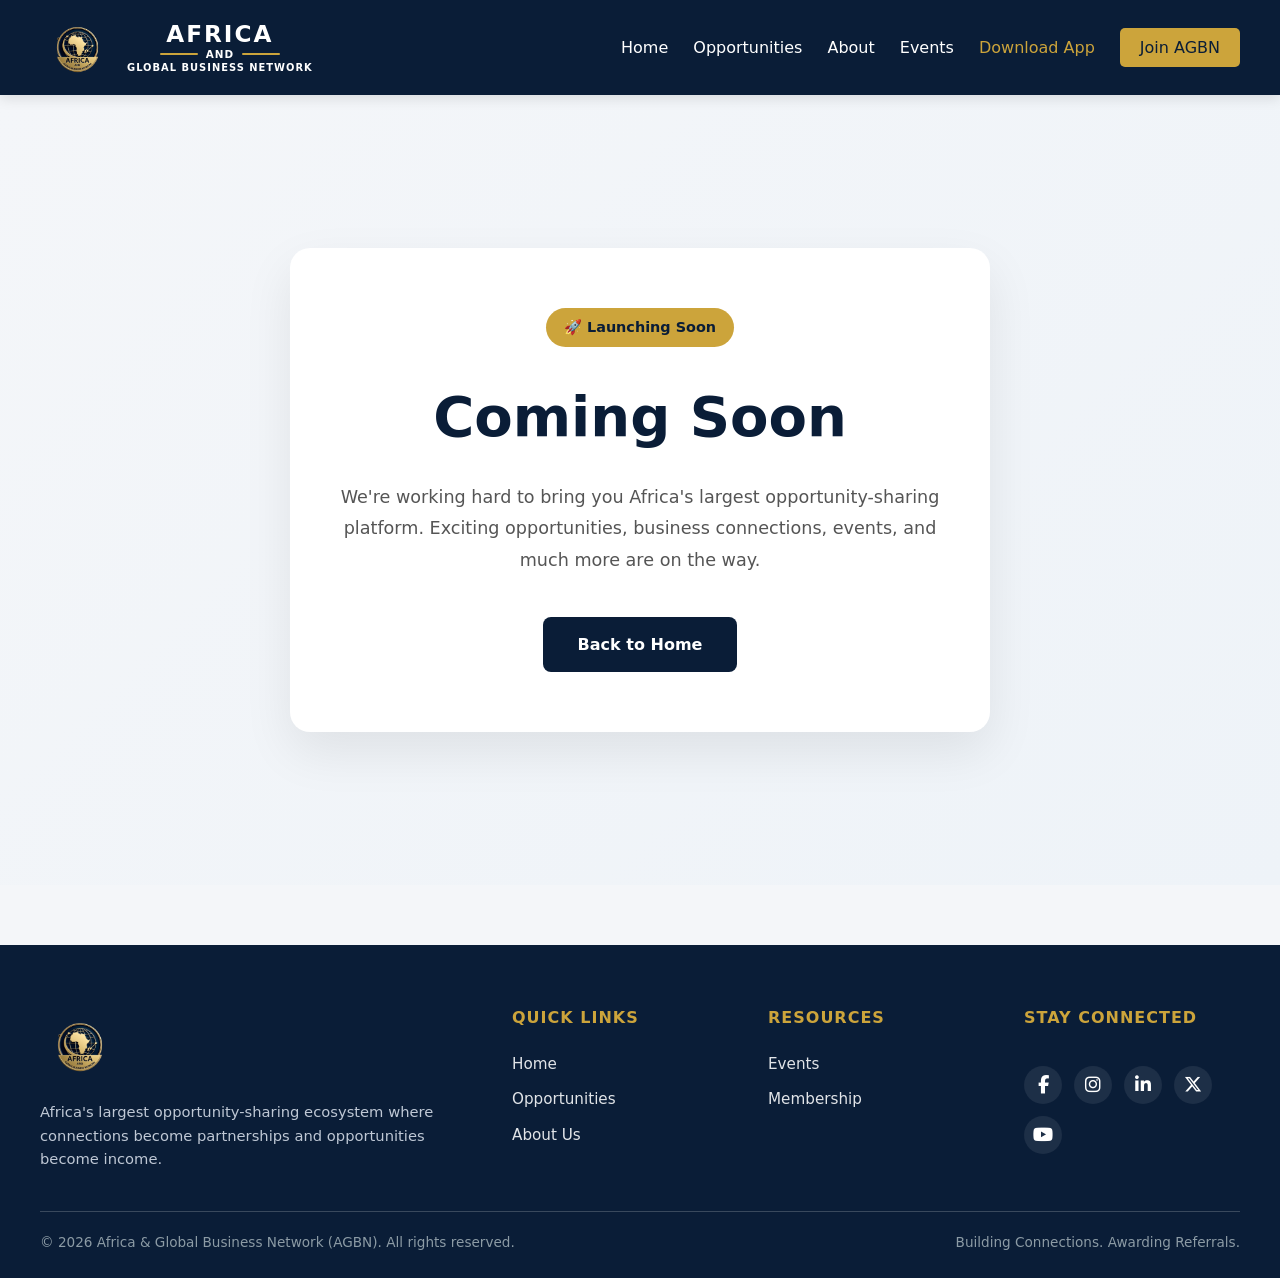
<file: download.html>
<!DOCTYPE html>
<html lang="en">
<head>
    <meta charset="UTF-8">
    <meta name="viewport" content="width=device-width, initial-scale=1.0">
    <title>Africa & Global Business Network | AGBN</title>

     <!-- Browser Tab Logo -->
    <link rel="icon" type="image/png" href="./images/favicon.ico">

    <!-- Apple Devices -->
    <link rel="apple-touch-icon" href="./images/favicon.ico">
    <link rel="stylesheet" href="./css/main.css">

    <link rel="stylesheet" href="https://cdnjs.cloudflare.com/ajax/libs/font-awesome/6.7.2/css/all.min.css">
</head>
<body>

    <!-- NAVBAR -->
    <header class="navbar-header">
        <nav class="nav-container">

            <div class="logo-container">

                <!-- Logo -->
                <img src="./images/logos.png" alt="AGBN Logo" class="nav-logo">

                <!-- Logo Text -->
                <div class="logo-text">

                    <h2>AFRICA</h2>

                    <div class="logo-divider">
                        <span></span>
                        <p>AND</p>
                        <span></span>
                    </div>

                    <h4>GLOBAL BUSINESS NETWORK</h4>

                </div>

            </div>

            <!-- Mobile toggle -->
            <input type="checkbox" id="nav-toggle" class="nav-toggle">

            <label for="nav-toggle" class="hamburger-label">
                <span></span>
                <span></span>
                <span></span>
            </label>

            <ul class="nav-links">
                <li><a href="./index.html">Home</a></li>
                <li><a href="./opportunities.html">Opportunities</a></li>
                <!--
                <li><a href="#">Magazine</a></li>
                -->
                <li><a href="./about.html">About</a></li>
                <li><a href="./events.html">Events</a></li>
                <li><a href="./download.html" class="active">Download App</a></li>
                <li><a href="https://forms.gle/jRorKfWYr3iCk9Wu8" class="btn-join" target="_blank">Join AGBN</a></li>
            </ul>

        </nav>
    </header>

    <!-- HERO SECTION -->
    <main class="coming-soon-section">
        <div class="coming-soon-card">
            <span class="coming-soon-badge">🚀 Launching Soon</span>

            <h1>Coming Soon</h1>

            <p>
                We're working hard to bring you Africa's largest
                opportunity-sharing platform.
                Exciting opportunities, business connections,
                events, and much more are on the way.
            </p>

            <a href="./index.html" class="back-home-btn">
                Back to Home
            </a>
        </div>
    </main>

        <footer class="footer">
        <div class="footer-container">

            <!-- Logo & About -->
            <div class="footer-block">
                <img src="./images/logos.png" alt="AGBN Logo" class="footer-logo">
                <p>
                    Africa's largest opportunity-sharing ecosystem where
                    connections become partnerships and opportunities become income.
                </p>
            </div>

            <!-- Quick Links -->
            <div class="footer-block">
                <h5>QUICK LINKS</h5>
                <ul>
                    <li><a href="./index.html">Home</a></li>
                    <li><a href="./opportunities.html">Opportunities</a></li>
                    <li><a href="./about.html">About Us</a></li>
                </ul>
            </div>

            <!-- Resources -->
            <div class="footer-block">
                <h5>RESOURCES</h5>
                <ul>
                    <li><a href="./events.html">Events</a></li>
                    <li><a href="https://forms.gle/jRorKfWYr3iCk9Wu8" target="_blank" rel="noopener noreferrer">Membership</a></li>
                </ul>
            </div>

            <!-- Social Links -->
            <div class="footer-block">
                <h5>STAY CONNECTED</h5>
                <div class="social-icons">
                    <a href="#" aria-label="Facebook"><i class="fab fa-facebook-f"></i></a>
                    <a href="https://www.instagram.com/africa_global_business_network/" aria-label="Instagram" target="_blank" rel="noopener noreferrer"><i class="fab fa-instagram"></i></a>
                    <a href="#" aria-label="LinkedIn"><i class="fab fa-linkedin-in"></i></a>
                    <a href="#" aria-label="X"><i class="fab fa-x-twitter"></i></a>
                    <a href="#" aria-label="YouTube"><i class="fab fa-youtube"></i></a>
                </div>
            </div>

        </div>

        <hr>

        <div class="footer-bottom">
            <p>© 2026 Africa & Global Business Network (AGBN). All rights reserved.</p>
            <p>Building Connections. Awarding Referrals.</p>
        </div>
    </footer>

    <script src="./js/script.js"></script>
</body>
</html>
</file>
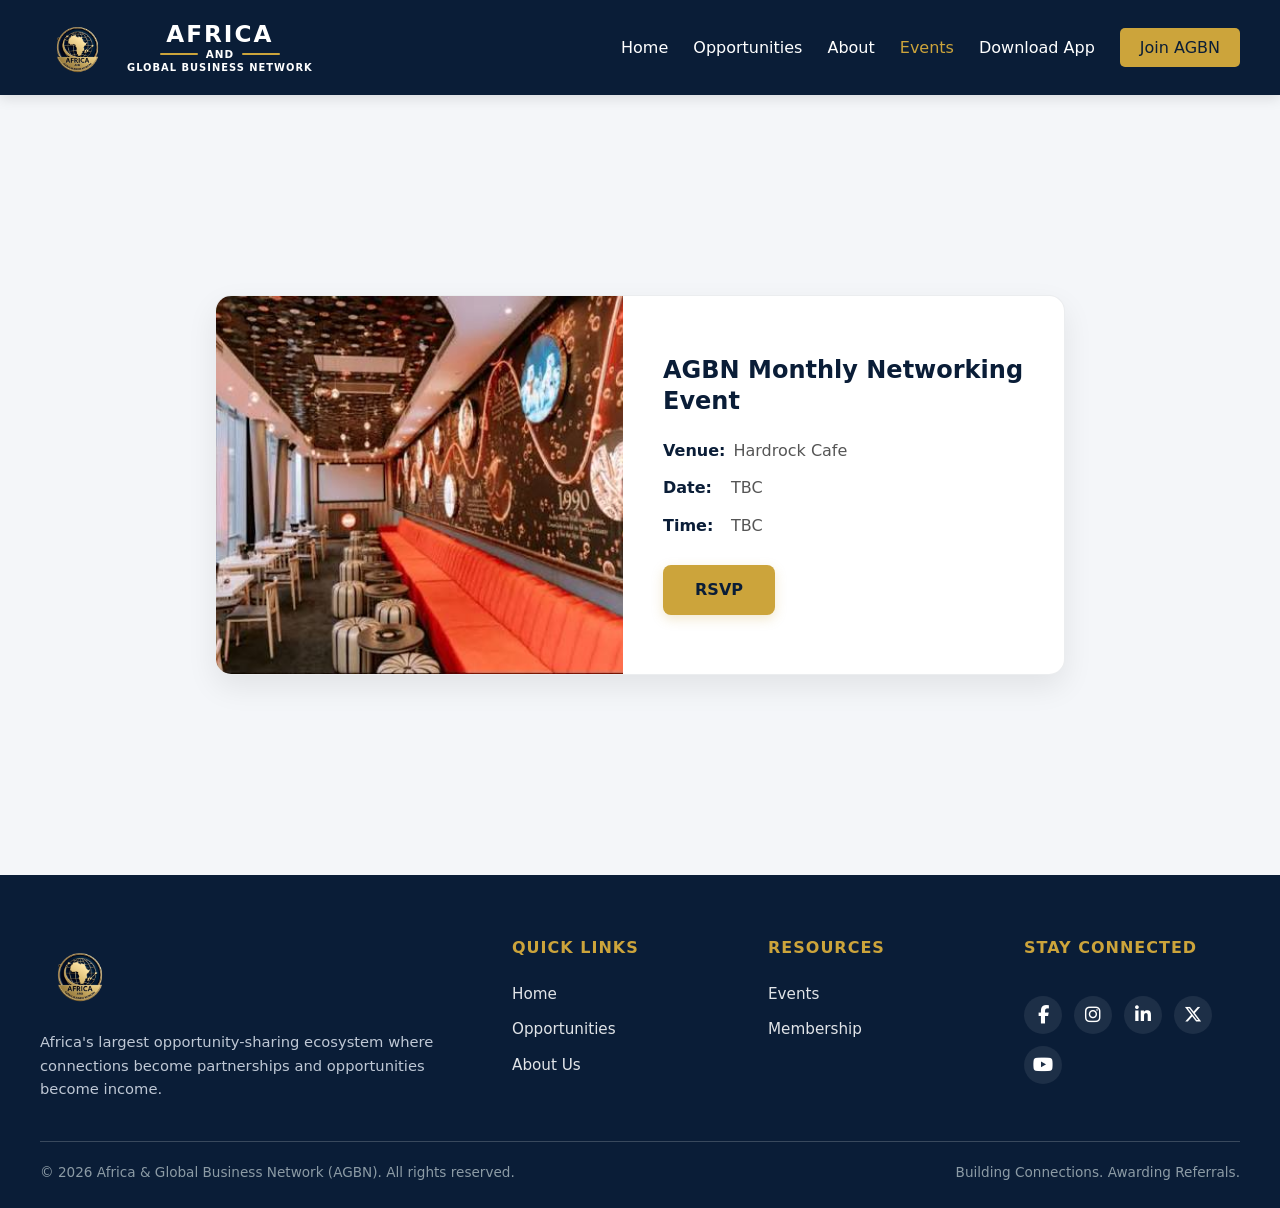
<file: events.html>
<!DOCTYPE html>
<html lang="en">
<head>
    <meta charset="UTF-8">
    <meta name="viewport" content="width=device-width, initial-scale=1.0">
    <title>Africa & Global Business Network | AGBN</title>

    <!-- Browser Tab Logo -->
    <link rel="icon" type="image/x-icon" href="./images/favicon.ico">
    <link rel="apple-touch-icon" href="./images/favicon.ico">

    <!-- Stylesheets -->
    <link rel="stylesheet" href="./css/main.css">
    <link rel="stylesheet" href="https://cdnjs.cloudflare.com/ajax/libs/font-awesome/6.7.2/css/all.min.css">
</head>
<body>

    <!-- NAVBAR -->
    <header class="navbar-header">
        <nav class="nav-container">

            <div class="logo-container">
                <!-- Logo -->
                <img src="./images/logos.png" alt="AGBN Logo" class="nav-logo">

                <!-- Logo Text -->
                <div class="logo-text">
                    <h2>AFRICA</h2>
                    <div class="logo-divider">
                        <span></span>
                        <p>AND</p>
                        <span></span>
                    </div>
                    <h4>GLOBAL BUSINESS NETWORK</h4>
                </div>
            </div>

            <!-- Mobile toggle -->
            <input type="checkbox" id="nav-toggle" class="nav-toggle">

            <label for="nav-toggle" class="hamburger-label">
                <span></span>
                <span></span>
                <span></span>
            </label>

            <ul class="nav-links">
                <li><a href="./index.html">Home</a></li>
                <li><a href="./opportunities.html">Opportunities</a></li>
                <li><a href="./about.html">About</a></li>
                <li><a href="./events.html" class="active">Events</a></li>
                <li><a href="./download.html">Download App</a></li>
                <li><a href="https://forms.gle/jRorKfWYr3iCk9Wu8" class="btn-join" target="_blank" rel="noopener noreferrer">Join AGBN</a></li>
            </ul>

        </nav>
    </header>

    <!-- EVENT CARD SECTION -->
    <main class="events-main-container">
        <main class="events-main-container">
            <article class="event">
                <div class="image">
                    <img src="./images/hardrock.jpeg" alt="Hardrock Cafe Coke Studio">
                </div>

                <div class="event-details">
                    <h4>AGBN Monthly Networking Event</h4>
                    <p class="event-info"><strong>Venue:</strong> Hardrock Cafe</p>
                    <p class="event-info"><strong>Date:</strong> TBC</p>
                    <p class="event-info"><strong>Time:</strong> TBC</p>
                    <a href="#" class="btn-rsvp" id="rsvp-btn">RSVP</a>
                </div>
            </article>
        </main>
    </main>

    <!-- RSVP CLOSED MODAL -->
    <div id="rsvp-modal" class="modal-overlay">
        <div class="modal-content">
            <button class="modal-close" id="modal-close" aria-label="Close modal">&times;</button>
            <div class="modal-icon">
                <i class="fas fa-calendar-times"></i>
            </div>
            <h3>RSVP Currently Closed</h3>
            <p>Registration for this event is currently unavailable. Please check back later or subscribe to our updates.</p>
            <button type="button" class="btn-modal-close" id="modal-close-btn">Got It</button>
        </div>
    </div>

    <!-- FOOTER -->
    <footer class="footer">
        <div class="footer-container">

            <!-- Logo & About -->
            <div class="footer-block">
                <img src="./images/logos.png" alt="AGBN Logo" class="footer-logo">
                <p>
                    Africa's largest opportunity-sharing ecosystem where
                    connections become partnerships and opportunities become income.
                </p>
            </div>

            <!-- Quick Links -->
            <div class="footer-block">
                <h5>QUICK LINKS</h5>
                <ul>
                    <li><a href="./index.html">Home</a></li>
                    <li><a href="./opportunities.html">Opportunities</a></li>
                    <li><a href="./about.html">About Us</a></li>
                </ul>
            </div>

            <!-- Resources -->
            <div class="footer-block">
                <h5>RESOURCES</h5>
                <ul>
                    <li><a href="./events.html">Events</a></li>
                    <li><a href="https://forms.gle/jRorKfWYr3iCk9Wu8" target="_blank" rel="noopener noreferrer">Membership</a></li>
                </ul>
            </div>

            <!-- Social Links -->
            <div class="footer-block">
                <h5>STAY CONNECTED</h5>
                <div class="social-icons">
                    <a href="#" aria-label="Facebook"><i class="fab fa-facebook-f"></i></a>
                    <a href="https://www.instagram.com/africa_global_business_network/" aria-label="Instagram" target="_blank" rel="noopener noreferrer"><i class="fab fa-instagram"></i></a>
                    <a href="#" aria-label="LinkedIn"><i class="fab fa-linkedin-in"></i></a>
                    <a href="#" aria-label="X"><i class="fab fa-x-twitter"></i></a>
                    <a href="#" aria-label="YouTube"><i class="fab fa-youtube"></i></a>
                </div>
            </div>

        </div>

        <hr>

        <div class="footer-bottom">
            <p>© 2026 Africa & Global Business Network (AGBN). All rights reserved.</p>
            <p>Building Connections. Awarding Referrals.</p>
        </div>
    </footer>

    <script src="./js/script.js"></script>
</body>
</html>
</file>
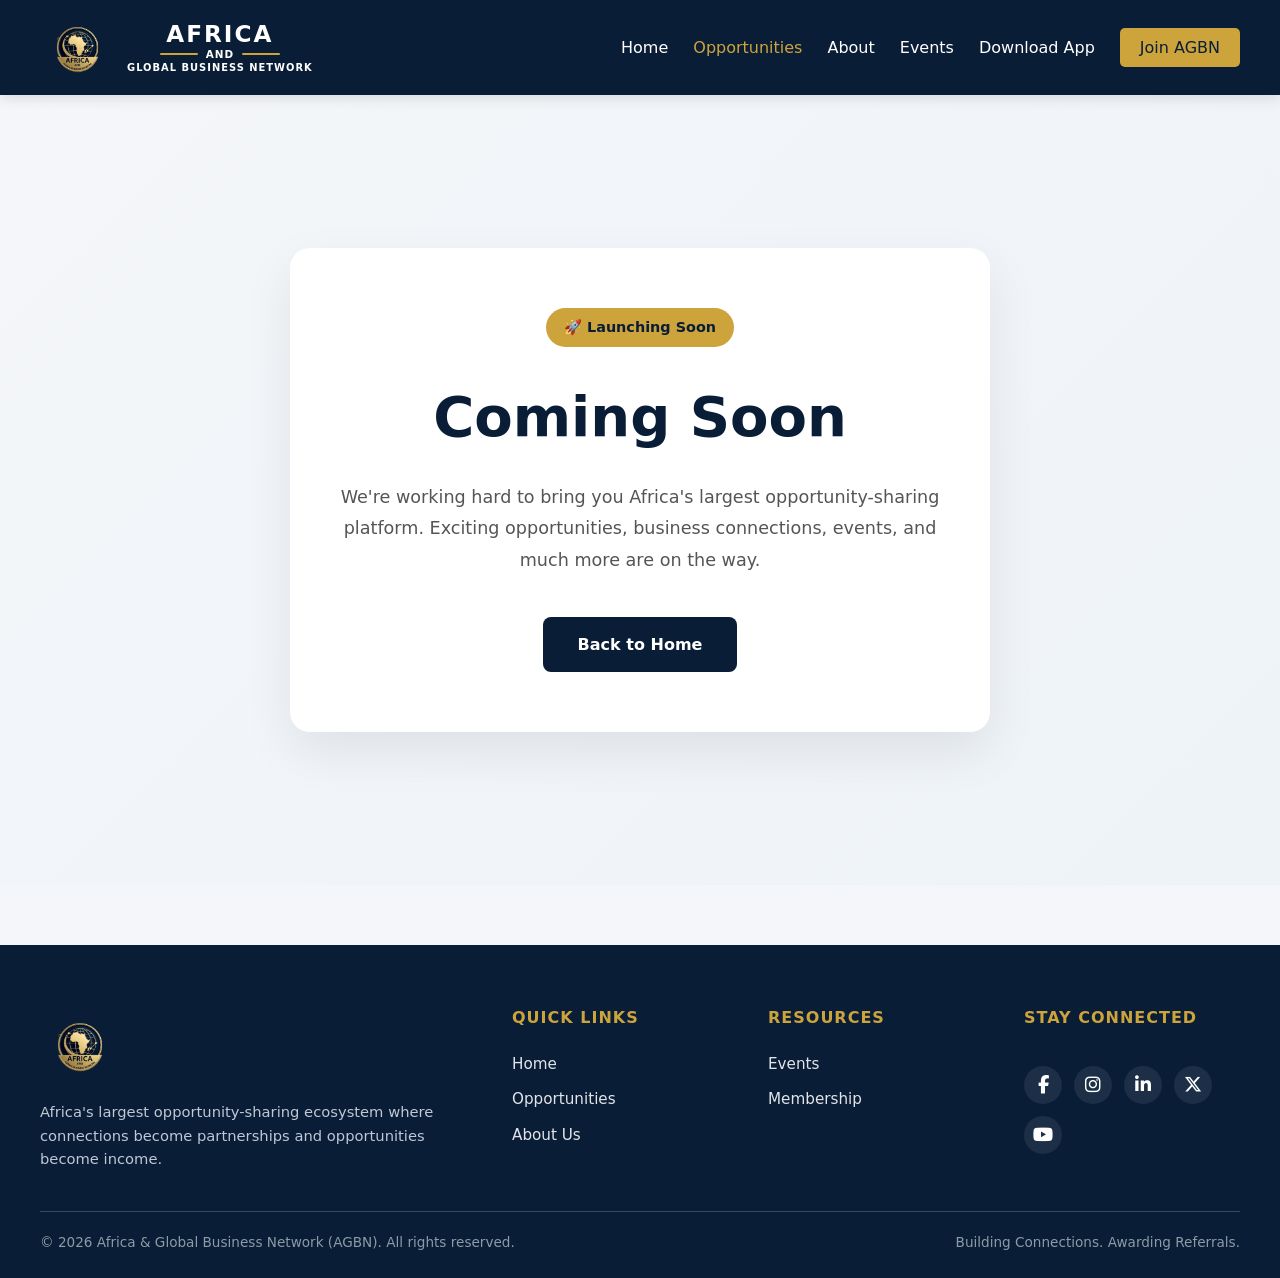
<file: magazine.html>
<!DOCTYPE html>
<html lang="en">
<head>
    <meta charset="UTF-8">
    <meta name="viewport" content="width=device-width, initial-scale=1.0">
    <title>Africa & Global Business Network | AGBN</title>

     <!-- Browser Tab Logo -->
    <link rel="icon" type="image/png" href="./images/favicon.ico">

    <!-- Apple Devices -->
    <link rel="apple-touch-icon" href="./images/favicon.ico">
    <link rel="stylesheet" href="./css/main.css">

    <link rel="stylesheet" href="https://cdnjs.cloudflare.com/ajax/libs/font-awesome/6.7.2/css/all.min.css">
</head>
<body>

    <!-- NAVBAR -->
    <header class="navbar-header">
        <nav class="nav-container">

            <div class="logo-container">

                <!-- Logo -->
                <img src="./images/logos.png" alt="AGBN Logo" class="nav-logo">

                <!-- Logo Text -->
                <div class="logo-text">

                    <h2>AFRICA</h2>

                    <div class="logo-divider">
                        <span></span>
                        <p>AND</p>
                        <span></span>
                    </div>

                    <h4>GLOBAL BUSINESS NETWORK</h4>

                </div>

            </div>

            <!-- Mobile toggle -->
            <input type="checkbox" id="nav-toggle" class="nav-toggle">

            <label for="nav-toggle" class="hamburger-label">
                <span></span>
                <span></span>
                <span></span>
            </label>

            <ul class="nav-links">
                <li><a href="./index.html">Home</a></li>
                <li><a href="./opportunities.html" class="active">Opportunities</a></li>
                <!--
                <li><a href="#">Magazine</a></li>
                -->
                <li><a href="./about.html">About</a></li>
                <li><a href="./events.html">Events</a></li>
                <li><a href="./download.html">Download App</a></li>
                <li><a href="https://forms.gle/jRorKfWYr3iCk9Wu8" class="btn-join" target="_blank">Join AGBN</a></li>
            </ul>

        </nav>
    </header>

    <!-- HERO SECTION -->
    <main class="coming-soon-section">
        <div class="coming-soon-card">
            <span class="coming-soon-badge">🚀 Launching Soon</span>

            <h1>Coming Soon</h1>

            <p>
                We're working hard to bring you Africa's largest
                opportunity-sharing platform.
                Exciting opportunities, business connections,
                events, and much more are on the way.
            </p>

            <a href="./index.html" class="back-home-btn">
                Back to Home
            </a>
        </div>
    </main>

   
    <!-- FOOTER -->
    <footer class="footer">
        <div class="footer-container">

            <!-- Logo & About -->
            <div class="footer-block">
                <img src="./images/logos.png" alt="AGBN Logo" class="footer-logo">
                <p>
                    Africa's largest opportunity-sharing ecosystem where
                    connections become partnerships and opportunities become income.
                </p>
            </div>

            <!-- Quick Links -->
            <div class="footer-block">
                <h5>QUICK LINKS</h5>
                <ul>
                    <li><a href="./index.html">Home</a></li>
                    <li><a href="./opportunities.html">Opportunities</a></li>
                    <li><a href="./about.html">About Us</a></li>
                </ul>
            </div>

            <!-- Resources -->
            <div class="footer-block">
                <h5>RESOURCES</h5>
                <ul>
                    <li><a href="./events.html">Events</a></li>
                    <li><a href="https://forms.gle/jRorKfWYr3iCk9Wu8" target="_blank" rel="noopener noreferrer">Membership</a></li>
                </ul>
            </div>

            <!-- Social Links -->
            <div class="footer-block">
                <h5>STAY CONNECTED</h5>
                <div class="social-icons">
                    <a href="#" aria-label="Facebook"><i class="fab fa-facebook-f"></i></a>
                    <a href="https://www.instagram.com/africa_global_business_network/" aria-label="Instagram" target="_blank" rel="noopener noreferrer"><i class="fab fa-instagram"></i></a>
                    <a href="#" aria-label="LinkedIn"><i class="fab fa-linkedin-in"></i></a>
                    <a href="#" aria-label="X"><i class="fab fa-x-twitter"></i></a>
                    <a href="#" aria-label="YouTube"><i class="fab fa-youtube"></i></a>
                </div>
            </div>

        </div>

        <hr>

        <div class="footer-bottom">
            <p>© 2026 Africa & Global Business Network (AGBN). All rights reserved.</p>
            <p>Building Connections. Awarding Referrals.</p>
        </div>
    </footer>

    <script src="./js/script.js"></script>
</body>
</html>
</file>
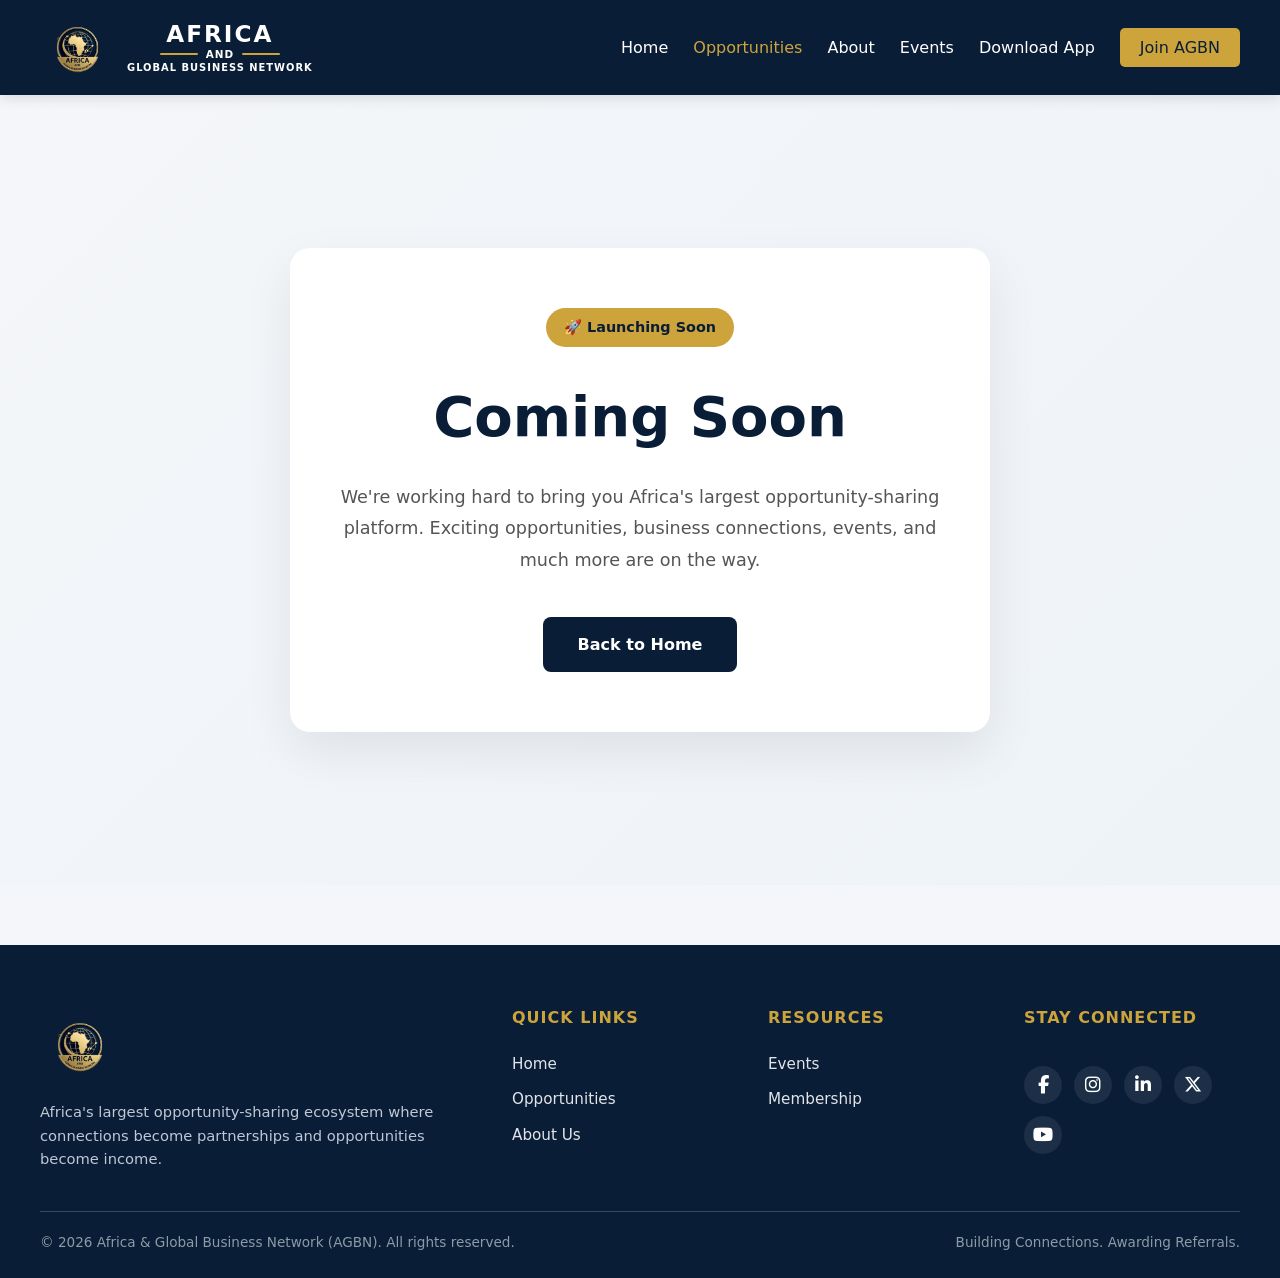
<file: opportunities.html>
<!DOCTYPE html>
<html lang="en">
<head>
    <meta charset="UTF-8">
    <meta name="viewport" content="width=device-width, initial-scale=1.0">
    <title>Africa & Global Business Network | AGBN</title>

    <!-- Browser Tab Logo & Icons -->
    <link rel="icon" type="image/x-icon" href="./images/favicon.ico">
    <link rel="apple-touch-icon" href="./images/favicon.ico">

    <!-- CSS Stylesheets -->
    <link rel="stylesheet" href="./css/main.css">
    <link rel="stylesheet" href="https://cdnjs.cloudflare.com/ajax/libs/font-awesome/6.7.2/css/all.min.css">
</head>
<body>

    <!-- NAVBAR -->
    <header class="navbar-header">
        <nav class="nav-container">

            <div class="logo-container">
                <!-- Logo -->
                <img src="./images/logos.png" alt="AGBN Logo" class="nav-logo">

                <!-- Logo Text -->
                <div class="logo-text">
                    <h2>AFRICA</h2>
                    <div class="logo-divider">
                        <span></span>
                        <p>AND</p>
                        <span></span>
                    </div>
                    <h4>GLOBAL BUSINESS NETWORK</h4>
                </div>
            </div>

            <!-- Mobile Toggle -->
            <input type="checkbox" id="nav-toggle" class="nav-toggle">
            <label for="nav-toggle" class="hamburger-label">
                <span></span>
                <span></span>
                <span></span>
            </label>

            <ul class="nav-links">
                <li><a href="./index.html">Home</a></li>
                <li><a href="./opportunities.html" class="active">Opportunities</a></li>
                <li><a href="./about.html">About</a></li>
                <li><a href="./events.html">Events</a></li>
                <li><a href="./download.html">Download App</a></li>
                <li><a href="https://forms.gle/jRorKfWYr3iCk9Wu8" class="btn-join" target="_blank" rel="noopener noreferrer">Join AGBN</a></li>
            </ul>

        </nav>
    </header>

    <!-- HERO / COMING SOON SECTION -->
    <main class="coming-soon-section">
        <div class="coming-soon-card">
            <span class="coming-soon-badge">🚀 Launching Soon</span>

            <h1>Coming Soon</h1>

            <p>
                We're working hard to bring you Africa's largest
                opportunity-sharing platform.
                Exciting opportunities, business connections,
                events, and much more are on the way.
            </p>

            <a href="./index.html" class="back-home-btn">
                Back to Home
            </a>
        </div>
    </main>

    <!-- FOOTER -->
    <footer class="footer">
        <div class="footer-container">

            <!-- Logo & About -->
            <div class="footer-block">
                <img src="./images/logos.png" alt="AGBN Logo" class="footer-logo">
                <p>
                    Africa's largest opportunity-sharing ecosystem where
                    connections become partnerships and opportunities become income.
                </p>
            </div>

            <!-- Quick Links -->
            <div class="footer-block">
                <h5>QUICK LINKS</h5>
                <ul>
                    <li><a href="./index.html">Home</a></li>
                    <li><a href="./opportunities.html">Opportunities</a></li>
                    <li><a href="./about.html">About Us</a></li>
                </ul>
            </div>

            <!-- Resources -->
            <div class="footer-block">
                <h5>RESOURCES</h5>
                <ul>
                    <li><a href="./events.html">Events</a></li>
                    <li><a href="https://forms.gle/jRorKfWYr3iCk9Wu8" target="_blank" rel="noopener noreferrer">Membership</a></li>
                </ul>
            </div>

            <!-- Social Links -->
            <div class="footer-block">
                <h5>STAY CONNECTED</h5>
                <div class="social-icons">
                    <a href="#" aria-label="Facebook"><i class="fab fa-facebook-f"></i></a>
                    <a href="https://www.instagram.com/africa_global_business_network/" aria-label="Instagram" target="_blank" rel="noopener noreferrer"><i class="fab fa-instagram"></i></a>
                    <a href="#" aria-label="LinkedIn"><i class="fab fa-linkedin-in"></i></a>
                    <a href="#" aria-label="X"><i class="fab fa-x-twitter"></i></a>
                    <a href="#" aria-label="YouTube"><i class="fab fa-youtube"></i></a>
                </div>
            </div>

        </div>

        <hr>

        <div class="footer-bottom">
            <p>© 2026 Africa & Global Business Network (AGBN). All rights reserved.</p>
            <p>Building Connections. Awarding Referrals.</p>
        </div>
    </footer>

    <script src="./js/script.js"></script>
</body>
</html>
</file>
<file: css/main.css>
/* ================================
   GLOBAL RESET
================================ */
* {
    margin: 0;
    padding: 0;
    box-sizing: border-box;
}

body {
    font-family: 'Segoe UI', system-ui, -apple-system, sans-serif;
    background-color: #f4f6f9;
    line-height: 1.6;
    color: #333;
}

/* ================================
   NAVBAR
================================ */
.navbar-header {
    background-color: #0a1d37;
    padding: 10px 40px;
    position: sticky;
    top: 0;
    z-index: 1000;
    box-shadow: 0 4px 12px rgba(0, 0, 0, 0.1);
}

.nav-container {
    max-width: 1200px;
    margin: auto;
    display: flex;
    justify-content: space-between;
    align-items: center;
}

/* Logo */
.logo-container {
    display: flex;
    align-items: center;
    gap: 12px;
}

.nav-logo {
    width: 75px;
    height: auto;
}

.logo-text {
    display: flex;
    flex-direction: column;
    align-items: center;
    justify-content: center;
    color: #fff;
    text-align: center;
    line-height: 1;
}

.logo-text h2 {
    margin: 0;
    font-size: 1.45rem;
    font-weight: 800;
    letter-spacing: 2px;
    text-transform: uppercase;
}

.logo-divider {
    display: flex;
    align-items: center;
    justify-content: center;
    gap: 8px;
    margin: 4px 0;
    width: 100%;
}

.logo-divider span {
    width: 38px;
    height: 2px;
    background: #cca43b;
    border-radius: 2px;
}

.logo-divider p {
    margin: 0;
    font-size: 0.65rem;
    font-weight: 700;
    color: #fff;
    letter-spacing: 1px;
}

.logo-text h4 {
    margin: 0;
    font-size: 0.62rem;
    font-weight: 700;
    letter-spacing: 1px;
    text-transform: uppercase;
    white-space: nowrap;
}

/* Navigation Links */
.nav-links {
    list-style: none;
    display: flex;
    align-items: center;
    gap: 25px;
}

.nav-links a {
    text-decoration: none;
    color: white;
    font-size: 1rem;
    font-weight: 500;
    transition: color 0.3s ease;
}

.nav-links a:hover,
.nav-links a.active {
    color: #cca43b;
}

/* Join Button */
.btn-join {
    background: #cca43b;
    color: #0a1d37 !important;
    padding: 10px 20px;
    border-radius: 5px;
    font-weight: 600;
}

.btn-join:hover {
    background: #e5b945;
}

/* Mobile Navbar Toggles */
.nav-toggle {
    display: none;
}

.hamburger-label {
    display: none;
    cursor: pointer;
    flex-direction: column;
    gap: 6px;
}

.hamburger-label span {
    width: 28px;
    height: 3px;
    background: white;
    border-radius: 2px;
    transition: all 0.3s ease;
}

/* ================================
   HERO SECTION
================================ */
.first-section {
    max-width: 1200px;
    margin: auto;
    padding: 80px 40px;
    display: flex;
    justify-content: space-between;
    align-items: center;
    gap: 50px;
}

.text-content {
    flex: 1;
}

.heading h2 {
    font-size: 3rem;
    line-height: 1.2;
    color: #0a1d37;
}

.gold-text {
    color: #cca43b;
}

.heading p {
    margin-top: 20px;
    font-size: 1.1rem;
    color: #555;
}

/* Buttons */
.buttons {
    margin-top: 30px;
    display: flex;
    gap: 15px;
    flex-wrap: wrap;
}

.btn {
    display: inline-block;
    padding: 14px 20px;
    border-radius: 5px;
    font-weight: 600;
    text-decoration: none;
    text-align: center;
    cursor: pointer;
    transition: all 0.3s ease;
}

.btn:hover {
    transform: translateY(-2px);
}

.primary-btn {
    background: #cca43b;
    color: #0a1d37;
    border: none;
}

.primary-btn:hover {
    background: #e5b945;
}

.secondary-btn {
    background: transparent;
    color: white;
    border: 2px solid rgba(255, 255, 255, 0.25);
}

.secondary-btn:hover {
    background: white;
    color: #0a1d37;
}

.outline-btn {
    background: transparent;
    color: #0a1d37;
    border: 2px solid #0a1d37;
}

.outline-btn:hover {
    background: #0a1d37;
    color: white;
}

/* Stats */
.stats {
    margin-top: 40px;
    display: flex;
    gap: 30px;
    flex-wrap: wrap;
}

.stats p {
    background: white;
    padding: 12px 18px;
    border-radius: 6px;
    font-weight: 600;
    box-shadow: 0 2px 8px rgba(0, 0, 0, 0.08);
}

.image-content {
    flex: 1;
    text-align: center;
}

.image-content img {
    max-width: 350px;
    width: 100%;
}

/* ================================
   HOW IT WORKS (SECTION TWO)
================================ */
.second-section {
    background: #0a1d37;
    padding: 90px 20px;
}

.functionality {
    max-width: 1200px;
    margin: auto;
}

.functionality .heading {
    text-align: center;
    margin-bottom: 60px;
}

.functionality .heading h2 {
    font-size: 2.7rem;
    color: #e1e4e8;
    margin-bottom: 15px;
}

.functionality .heading p {
    max-width: 650px;
    margin: auto;
    color: #bfc8d5;
    font-size: 1.05rem;
}

.items {
    display: grid;
    grid-template-columns: repeat(3, 1fr);
    gap: 30px;
}

.item {
    background: #f9fafc;
    padding: 35px;
    border-radius: 15px;
    text-align: center;
    box-shadow: 0 10px 25px rgba(0, 0, 0, 0.08);
    transition: transform 0.3s ease, box-shadow 0.3s ease;
}

.item:hover {
    transform: translateY(-8px);
    box-shadow: 0 15px 35px rgba(0, 0, 0, 0.12);
}

.number {
    width: 60px;
    height: 60px;
    margin: 0 auto 25px;
    border-radius: 50%;
    display: flex;
    justify-content: center;
    align-items: center;
    background: #cca43b;
    color: #0a1d37;
    font-size: 1.4rem;
    font-weight: bold;
}

.item h4 {
    color: #0a1d37;
    margin-bottom: 15px;
    font-size: 1.3rem;
}

.item p {
    color: #666;
    line-height: 1.7;
}

/* ================================
   OPPORTUNITIES SLIDER (SECTION THREE)
================================ */
.section-three {
    padding: 90px 20px;
    background: #f4f6f9;
}

.section-heading {
    text-align: center;
    margin-bottom: 50px;
}

.section-heading h2 {
    font-size: 2.5rem;
    color: #0a1d37;
}

.section-heading p {
    color: #666;
    margin-top: 10px;
}

.slider {
    max-width: 1200px;
    margin: auto;
    display: flex;
    align-items: center;
    gap: 20px;
}

.cards {
    display: flex;
    gap: 20px;
    flex: 1;
    overflow-x: auto;
    overflow-y: hidden;
    scroll-behavior: smooth;
    scroll-snap-type: x mandatory;
    scrollbar-width: none;
    padding: 10px 5px;
}

.cards::-webkit-scrollbar {
    display: none;
}

.card {
    flex: 0 0 calc(33.333% - 14px);
    flex-shrink: 0;
    background: white;
    border-radius: 15px;
    overflow: hidden;
    box-shadow: 0 10px 30px rgba(0, 0, 0, 0.08);
    transition: transform 0.3s ease;
    scroll-snap-align: start;
}

.card:hover {
    transform: translateY(-10px);
}

.card img {
    width: 100%;
    height: 180px;
    object-fit: cover;
}

.card h4 {
    padding: 18px 18px 10px;
    color: #0a1d37;
    font-size: 1.1rem;
}

.card ul {
    padding: 0 30px;
    margin-bottom: 15px;
    color: #555;
    font-size: 0.95rem;
}

.card a {
    display: block;
    padding: 18px;
    color: #cca43b;
    text-decoration: none;
    font-weight: bold;
}

.prev,
.next {
    width: 55px;
    height: 55px;
    border: none;
    border-radius: 50%;
    background: #0a1d37;
    color: white;
    font-size: 26px;
    cursor: pointer;
    transition: background 0.3s ease, color 0.3s ease;
    flex-shrink: 0;
}

.prev:hover,
.next:hover {
    background: #cca43b;
    color: #0a1d37;
}

/* ================================
   MAGAZINE (SECTION FOUR)
================================ */
.section-four {
    background: #0a1d37;
    padding: 90px 20px;
    display: flex;
    justify-content: center;
    align-items: center;
    gap: 70px;
}

.image-left {
    flex: 1;
    display: flex;
    justify-content: center;
}

.image-left img {
    width: 100%;
    max-width: 420px;
    border-radius: 20px;
    box-shadow: 0 20px 45px rgba(0, 0, 0, 0.35);
}

.sub-section-right {
    flex: 1;
    color: white;
}

.eyebrow {
    display: inline-block;
    color: #cca43b;
    font-weight: 700;
    letter-spacing: 2px;
    margin-bottom: 15px;
}

.sub-section-right h2 {
    font-size: 3rem;
    line-height: 1.2;
    margin-bottom: 25px;
}

.sub-section-right p {
    color: #d8d8d8;
    font-size: 1.1rem;
    margin-bottom: 35px;
    max-width: 500px;
}

.magazine-buttons {
    display: flex;
    flex-wrap: wrap;
    gap: 15px;
}

.magazine-buttons h4 {
    color: #cca43b;
    font-size: 1.2rem;
    letter-spacing: 1px;
}

/* ================================
   ABOUT & CTA (SECTION FIVE)
================================ */
.section-five {
    max-width: 1200px;
    margin: auto;
    padding: 90px 20px;
    display: flex;
    gap: 50px;
    align-items: center;
}

.section-left {
    flex: 1;
}

.about h4 {
    color: #cca43b;
    letter-spacing: 2px;
    margin-bottom: 25px;
}

.about h6 {
    color: #0a1d37;
    font-size: 1.1rem;
    margin-top: 30px;
    margin-bottom: 10px;
}

.about p {
    color: #555;
    line-height: 1.8;
}

.learn-btn {
    margin-top: 35px;
    background: #0a1d37;
    color: white;
    padding: 15px 30px;
    border-radius: 8px;
}

.learn-btn:hover {
    background: #cca43b;
    color: #0a1d37;
}

.section-right {
    flex: 1;
    background: #0a1d37;
    border-radius: 20px;
    padding: 45px;
    display: flex;
    align-items: center;
    justify-content: space-between;
    gap: 30px;
    box-shadow: 0 15px 40px rgba(0, 0, 0, 0.15);
}

.part-one {
    flex: 1;
}

.part-one h6 {
    color: #cca43b;
    font-size: 1rem;
    letter-spacing: 1px;
    margin-bottom: 15px;
}

.part-one p {
    color: white;
    line-height: 1.8;
    margin-bottom: 30px;
}

.member-btn {
    background: #cca43b;
    color: #0a1d37;
    padding: 14px 24px;
    border-radius: 8px;
    font-weight: bold;
    margin-bottom: 15px;
    width: 100%;
}

.member-btn:hover {
    background: #e5b945;
}

.download-btn {
    width: 100%;
    padding: 14px;
    background: transparent;
    border: 2px solid rgba(255, 255, 255, 0.3);
    color: white;
    border-radius: 8px;
}

.download-btn:hover {
    background: white;
    color: #0a1d37;
}

.part-two {
    flex: 1;
    display: flex;
    justify-content: center;
}

.part-two img {
    width: 100%;
    max-width: 280px;
}

/* ================================
   FOOTER
================================ */
.footer {
    background: #081629;
    color: white;
    padding: 70px 20px 25px;
}

.footer-container {
    max-width: 1200px;
    margin: auto;
    display: grid;
    grid-template-columns: repeat(auto-fit, minmax(220px, 1fr));
    gap: 45px;
}

.footer-block h5 {
    color: #cca43b;
    margin-bottom: 20px;
    letter-spacing: 1px;
    font-size: 1rem;
    font-weight: 700;
}

.footer-logo {
    width: 110px;
    margin-bottom: 20px;
}

.footer-block p {
    color: #bfc8d5;
    line-height: 1.8;
    font-size: 0.92rem;
}

.footer-block ul {
    list-style: none;
    padding: 0;
}

.footer-block ul li {
    margin-bottom: 12px;
}

.footer-block ul li a {
    color: #d8d8d8;
    text-decoration: none;
    transition: color 0.3s ease;
}

.footer-block ul li a:hover {
    color: #cca43b;
}

/* Social Media Icons */
.social-icons {
    margin-top: 15px;
    display: flex;
    gap: 15px;
    flex-wrap: wrap;
}

.social-icons a {
    width: 44px;
    height: 44px;
    display: flex;
    justify-content: center;
    align-items: center;
    border-radius: 50%;
    text-decoration: none;
    background: rgba(255, 255, 255, 0.08);
    color: white;
    font-size: 18px;
    transition: all 0.3s ease;
}

.social-icons a:hover {
    background: #cca43b;
    color: #0a1d37;
    transform: translateY(-5px) scale(1.08);
    box-shadow: 0 10px 20px rgba(204, 164, 59, 0.35);
}

.footer hr {
    border: none;
    height: 1px;
    background: rgba(255, 255, 255, 0.1);
    margin: 50px auto 25px;
    max-width: 1200px;
}

.footer-bottom {
    max-width: 1200px;
    margin: auto;
    display: flex;
    justify-content: space-between;
    align-items: center;
    flex-wrap: wrap;
    gap: 15px;
    color: #9aa7b8;
    font-size: 0.9rem;
}

/* ================================
   RSVP BUTTON & MODAL STYLES
================================ */
.btn-rsvp {
    display: inline-block;
    align-self: flex-start;
    margin-top: 15px;
    padding: 12px 28px;
    background: #cca43b;
    color: #0a1d37;
    font-weight: 700;
    font-size: 1rem;
    border: none;
    border-radius: 6px;
    cursor: pointer;
    transition: all 0.3s ease;
}

.btn-rsvp:hover {
    background: #e5b945;
    transform: translateY(-2px);
}

/* Modal Overlay */
.modal-overlay {
    position: fixed;
    top: 0;
    left: 0;
    width: 100%;
    height: 100%;
    background: rgba(10, 29, 55, 0.75);
    backdrop-filter: blur(4px);
    display: flex;
    justify-content: center;
    align-items: center;
    z-index: 2000;
    opacity: 0;
    visibility: hidden;
    transition: opacity 0.3s ease, visibility 0.3s ease;
}

/* Show Modal Class */
.modal-overlay.active {
    opacity: 1;
    visibility: visible;
}

/* Modal Content Box */
.modal-content {
    background: #ffffff;
    padding: 40px 30px;
    border-radius: 16px;
    max-width: 420px;
    width: 90%;
    text-align: center;
    position: relative;
    box-shadow: 0 20px 40px rgba(0, 0, 0, 0.2);
    transform: translateY(-20px) scale(0.95);
    transition: transform 0.3s ease;
}

.modal-overlay.active .modal-content {
    transform: translateY(0) scale(1);
}

.modal-close {
    position: absolute;
    top: 15px;
    right: 20px;
    background: none;
    border: none;
    font-size: 1.8rem;
    color: #888;
    cursor: pointer;
    line-height: 1;
    transition: color 0.2s ease;
}

.modal-close:hover {
    color: #0a1d37;
}

.modal-icon {
    font-size: 3rem;
    color: #cca43b;
    margin-bottom: 15px;
}

.modal-content h3 {
    color: #0a1d37;
    font-size: 1.5rem;
    margin-bottom: 12px;
}

.modal-content p {
    color: #666;
    font-size: 0.95rem;
    line-height: 1.6;
    margin-bottom: 25px;
}

.btn-modal-close {
    padding: 10px 24px;
    background: #0a1d37;
    color: #ffffff;
    border: none;
    border-radius: 6px;
    font-weight: 600;
    cursor: pointer;
    transition: background 0.3s ease, color 0.3s ease;
}

.btn-modal-close:hover {
    background: #cca43b;
    color: #0a1d37;
}

/* ================================
   COMING SOON PAGE
================================ */
.coming-soon-section {
    min-height: calc(100vh - 110px);
    display: flex;
    justify-content: center;
    align-items: center;
    padding: 40px 20px;
    background: linear-gradient(135deg, #f4f6f9, #eef3f8);
}

.coming-soon-card {
    max-width: 700px;
    width: 100%;
    background: #ffffff;
    text-align: center;
    padding: 60px 40px;
    border-radius: 20px;
    box-shadow: 0 20px 50px rgba(0, 0, 0, 0.08);
    animation: fadeUp 0.8s ease;
}

.coming-soon-badge {
    display: inline-block;
    background: #cca43b;
    color: #0a1d37;
    font-weight: 700;
    padding: 8px 18px;
    border-radius: 30px;
    margin-bottom: 25px;
    font-size: 0.9rem;
}

.coming-soon-card h1 {
    font-size: 3.5rem;
    color: #0a1d37;
    margin-bottom: 20px;
}

.coming-soon-card p {
    color: #555;
    font-size: 1.1rem;
    line-height: 1.8;
    margin-bottom: 40px;
}

.back-home-btn {
    display: inline-block;
    padding: 15px 35px;
    background: #0a1d37;
    color: white;
    text-decoration: none;
    border-radius: 8px;
    font-weight: 600;
    transition: all 0.3s ease;
}

.back-home-btn:hover {
    background: #cca43b;
    color: #0a1d37;
    transform: translateY(-3px);
}

@keyframes fadeUp {
    from {
        opacity: 0;
        transform: translateY(40px);
    }
    to {
        opacity: 1;
        transform: translateY(0);
    }
}

/* ================================
   MEDIA QUERIES
================================ */

/* Tablet (Max-width: 992px) */
@media screen and (max-width: 992px) {
    .navbar-header {
        padding: 10px 20px;
    }

    .nav-logo {
        width: 60px;
    }

    .logo-container {
        gap: 10px;
    }

    .logo-text h2 {
        font-size: 1.2rem;
    }

    .logo-divider span {
        width: 28px;
    }

    .logo-divider p {
        font-size: 0.6rem;
    }

    .logo-text h4 {
        font-size: 0.55rem;
    }

    .hamburger-label {
        display: flex;
    }

    .nav-links {
        position: absolute;
        top: 100%;
        left: 0;
        width: 100%;
        background: #0a1d37;
        flex-direction: column;
        gap: 0;
        max-height: 0;
        overflow: hidden;
        transition: max-height 0.4s ease-in-out;
    }

    .nav-links li {
        width: 100%;
        text-align: center;
    }

    .nav-links a {
        display: block;
        padding: 18px 0;
        border-bottom: 1px solid rgba(255, 255, 255, 0.08);
    }

    .nav-toggle:checked ~ .nav-links {
        max-height: 600px;
    }

    .nav-toggle:checked ~ .hamburger-label span:nth-child(1) {
        transform: rotate(45deg) translate(6px, 6px);
    }

    .nav-toggle:checked ~ .hamburger-label span:nth-child(2) {
        opacity: 0;
    }

    .nav-toggle:checked ~ .hamburger-label span:nth-child(3) {
        transform: rotate(-45deg) translate(6px, -7px);
    }

    .items {
        grid-template-columns: repeat(2, 1fr);
    }

    .card {
        flex: 0 0 calc(50% - 15px);
    }

    .section-four {
        flex-direction: column;
        text-align: center;
        gap: 40px;
    }

    .sub-section-right {
        display: flex;
        flex-direction: column;
        align-items: center;
    }

    .sub-section-right h2 {
        font-size: 2.3rem;
    }

    .magazine-buttons {
        justify-content: center;
    }

    .section-five {
        flex-direction: column;
    }

    .section-right {
        flex-direction: column-reverse;
        text-align: center;
    }

    .part-one {
        width: 100%;
    }
}

/* Mobile (Max-width: 768px) */
@media screen and (max-width: 768px) {
    .logo-container {
        gap: 8px;
    }

    .nav-logo {
        width: 48px;
    }

    .logo-text h2 {
        font-size: 1rem;
    }

    .logo-divider {
        gap: 6px;
    }

    .logo-divider span {
        width: 18px;
    }

    .logo-divider p {
        font-size: 0.5rem;
    }

    .logo-text h4 {
        font-size: 0.45rem;
        white-space: nowrap;
    }

    .first-section {
        flex-direction: column-reverse;
        text-align: center;
        padding: 40px 20px;
    }

    .heading h2 {
        font-size: 2.2rem;
    }

    .buttons,
    .stats {
        justify-content: center;
    }

    .image-content img {
        max-width: 250px;
    }

    .second-section {
        padding: 60px 20px;
    }

    .items {
        grid-template-columns: 1fr;
    }

    .functionality .heading h2 {
        font-size: 2rem;
    }

    .prev,
    .next {
        display: none;
    }

    .cards {
        gap: 15px;
    }

    .card {
        flex: 0 0 calc(80% - 8px);
    }

    .footer {
        text-align: center;
    }

    .footer-logo {
        margin: auto auto 20px;
    }

    .social-icons {
        justify-content: center;
    }

    .footer-bottom {
        flex-direction: column;
        text-align: center;
    }

    .coming-soon-card {
        padding: 40px 25px;
    }

    .coming-soon-card h1 {
        font-size: 2.4rem;
    }

    .coming-soon-card p {
        font-size: 1rem;
    }
}

/* Small Phones (Max-width: 600px) */
@media screen and (max-width: 600px) {
    .image-left img {
        max-width: 280px;
    }

    .sub-section-right h2 {
        font-size: 2rem;
    }

    .magazine-buttons {
        flex-direction: column;
        width: 100%;
    }

    .section-five {
        padding: 60px 20px;
    }

    .section-right {
        padding: 30px;
    }

    .part-two img {
        max-width: 220px;
    }
}

/* Extra Small Devices (Max-width: 480px) */
@media screen and (max-width: 480px) {
    .card {
        flex: 0 0 100%;
    }

    .card img {
        height: 160px;
    }

    .card h4 {
        font-size: 1rem;
    }

    .card ul {
        font-size: 0.85rem;
        padding: 0 20px;
    }
}

/* ================================ FOOTER STYLES ================================ */
.footer {
    background-color: #0a1d37;
    color: #ffffff;
    padding: 60px 20px 25px 20px;
    margin-top: 60px;
}

.footer-container {
    max-width: 1200px;
    margin: 0 auto;
    display: grid;
    grid-template-columns: 2fr repeat(3, 1fr);
    gap: 40px;
}

.footer-block {
    display: flex;
    flex-direction: column;
}

.footer-logo {
    width: 80px;
    height: auto;
    margin-bottom: 15px;
}

.footer-block p {
    color: #bfc8d5;
    font-size: 0.92rem;
    line-height: 1.6;
}

.footer-block h5 {
    color: #cca43b;
    font-size: 1rem;
    font-weight: 700;
    margin-bottom: 20px;
    letter-spacing: 1px;
}

.footer-block ul {
    list-style: none;
    padding: 0;
    margin: 0;
}

.footer-block ul li {
    margin-bottom: 10px;
}

.footer-block ul li a {
    color: #e1e4e8;
    text-decoration: none;
    font-size: 0.95rem;
    transition: color 0.3s ease;
}

.footer-block ul li a:hover {
    color: #cca43b;
}

/* Social Media Icons */
.social-icons {
    display: flex;
    gap: 12px;
}

.social-icons a {
    display: flex;
    align-items: center;
    justify-content: center;
    width: 38px;
    height: 38px;
    background-color: rgba(255, 255, 255, 0.08);
    color: #ffffff;
    border-radius: 50%;
    text-decoration: none;
    transition: background-color 0.3s ease, transform 0.3s ease;
}

.social-icons a:hover {
    background-color: #cca43b;
    color: #0a1d37;
    transform: translateY(-3px);
}

/* Footer Bottom Divider & Text */
.footer hr {
    max-width: 1200px;
    margin: 40px auto 20px auto;
    border: none;
    border-top: 1px solid rgba(255, 255, 255, 0.1);
}

.footer-bottom {
    max-width: 1200px;
    margin: 0 auto;
    display: flex;
    justify-content: space-between;
    align-items: center;
    color: #8c9ba5;
    font-size: 0.85rem;
    flex-wrap: wrap;
    gap: 10px;
}

/* Footer Responsive Layout */
@media (max-width: 900px) {
    .footer-container {
        grid-template-columns: 1fr 1fr;
    }
}

@media (max-width: 576px) {
    .footer-container {
        grid-template-columns: 1fr;
        gap: 30px;
    }

    .footer-bottom {
        flex-direction: column;
        text-align: center;
    }
}

/* ================================ RSVP MODAL STYLES ================================ */
.modal-overlay {
    position: fixed;
    top: 0;
    left: 0;
    width: 100%;
    height: 100%;
    background: rgba(10, 29, 55, 0.7);
    backdrop-filter: blur(4px);
    display: flex;
    align-items: center;
    justify-content: center;
    opacity: 0;
    visibility: hidden;
    transition: opacity 0.3s ease, visibility 0.3s ease;
    z-index: 2000;
}

.modal-overlay.active {
    opacity: 1;
    visibility: visible;
}

.modal-content {
    background: #ffffff;
    padding: 35px 30px;
    border-radius: 12px;
    max-width: 420px;
    width: 90%;
    text-align: center;
    position: relative;
    box-shadow: 0 20px 40px rgba(0, 0, 0, 0.2);
    transform: scale(0.8);
    transition: transform 0.3s ease;
}

.modal-overlay.active .modal-content {
    transform: scale(1);
}

.modal-close {
    position: absolute;
    top: 15px;
    right: 18px;
    background: none;
    border: none;
    font-size: 1.5rem;
    color: #888;
    cursor: pointer;
    line-height: 1;
    transition: color 0.2s;
}

.modal-close:hover {
    color: #111;
}

.modal-icon {
    font-size: 2.5rem;
    color: #cca43b;
    margin-bottom: 15px;
}

.modal-content h3 {
    color: #0a1d37;
    font-size: 1.35rem;
    margin-bottom: 10px;
}

.modal-content p {
    color: #555;
    font-size: 0.95rem;
    line-height: 1.5;
    margin-bottom: 20px;
}

.btn-modal-close {
    background-color: #0a1d37;
    color: #ffffff;
    border: none;
    padding: 10px 24px;
    border-radius: 6px;
    font-weight: 600;
    cursor: pointer;
    transition: background-color 0.2s ease;
}

.btn-modal-close:hover {
    background-color: #cca43b;
    color: #0a1d37;
}

/* ===================================================
   EVENTS MAIN SECTION & CARD STYLING
=================================================== */

/* Container centering the event card on the page */
.events-main-container {
    max-width: 1100px;
    margin: 60px auto;
    padding: 0 20px;
    display: flex;
    justify-content: center;
    align-items: center;
    min-height: 60vh;
}

/* Event Card Wrapper */
.event {
    display: flex;
    flex-direction: column; /* Mobile first stack */
    width: 100%;
    max-width: 850px;
    background-color: #ffffff;
    border-radius: 16px;
    overflow: hidden;
    box-shadow: 0 12px 30px rgba(0, 0, 0, 0.08);
    border: 1px solid rgba(10, 29, 55, 0.08);
    transition: transform 0.3s ease, box-shadow 0.3s ease;
}

.event:hover {
    transform: translateY(-5px);
    box-shadow: 0 18px 40px rgba(0, 0, 0, 0.12);
}

/* Event Image Container */
.event .image {
    width: 100%;
    height: 260px;
    overflow: hidden;
    position: relative;
}

.event .image img {
    width: 100%;
    height: 100%;
    object-fit: cover;
    display: block;
    transition: transform 0.4s ease;
}

.event:hover .image img {
    transform: scale(1.04);
}

/* Event Details Container */
.event-details {
    padding: 35px 30px;
    display: flex;
    flex-direction: column;
    justify-content: center;
    gap: 12px;
    flex: 1;
}

.event-details h4 {
    font-size: 1.5rem;
    font-weight: 700;
    color: #0a1d37; /* AGBN Navy */
    margin-bottom: 8px;
    line-height: 1.3;
}

.event-info {
    font-size: 1rem;
    color: #555555;
    margin: 0;
    display: flex;
    align-items: center;
    gap: 8px;
}

.event-info strong {
    color: #0a1d37;
    min-width: 60px;
}

/* RSVP Button */
.btn-rsvp {
    display: inline-block;
    align-self: flex-start;
    margin-top: 15px;
    padding: 12px 32px;
    background-color: #cca43b; /* AGBN Gold */
    color: #0a1d37;
    font-weight: 700;
    text-align: center;
    text-decoration: none;
    border-radius: 8px;
    transition: background-color 0.25s ease, transform 0.2s ease, box-shadow 0.25s ease;
    box-shadow: 0 4px 12px rgba(204, 164, 59, 0.25);
}

.btn-rsvp:hover {
    background-color: #e5b945;
    transform: translateY(-2px);
    box-shadow: 0 6px 16px rgba(204, 164, 59, 0.35);
}

/* ===================================================
   DESKTOP / TABLET RESPONSIVE LAYOUT
=================================================== */
@media (min-width: 768px) {
    .event {
        flex-direction: row; /* Side-by-side layout on desktop */
        height: 380px;
    }

    .event .image {
        width: 48%;
        height: 100%;
    }

    .event-details {
        width: 52%;
        padding: 40px;
    }
}
</file>
